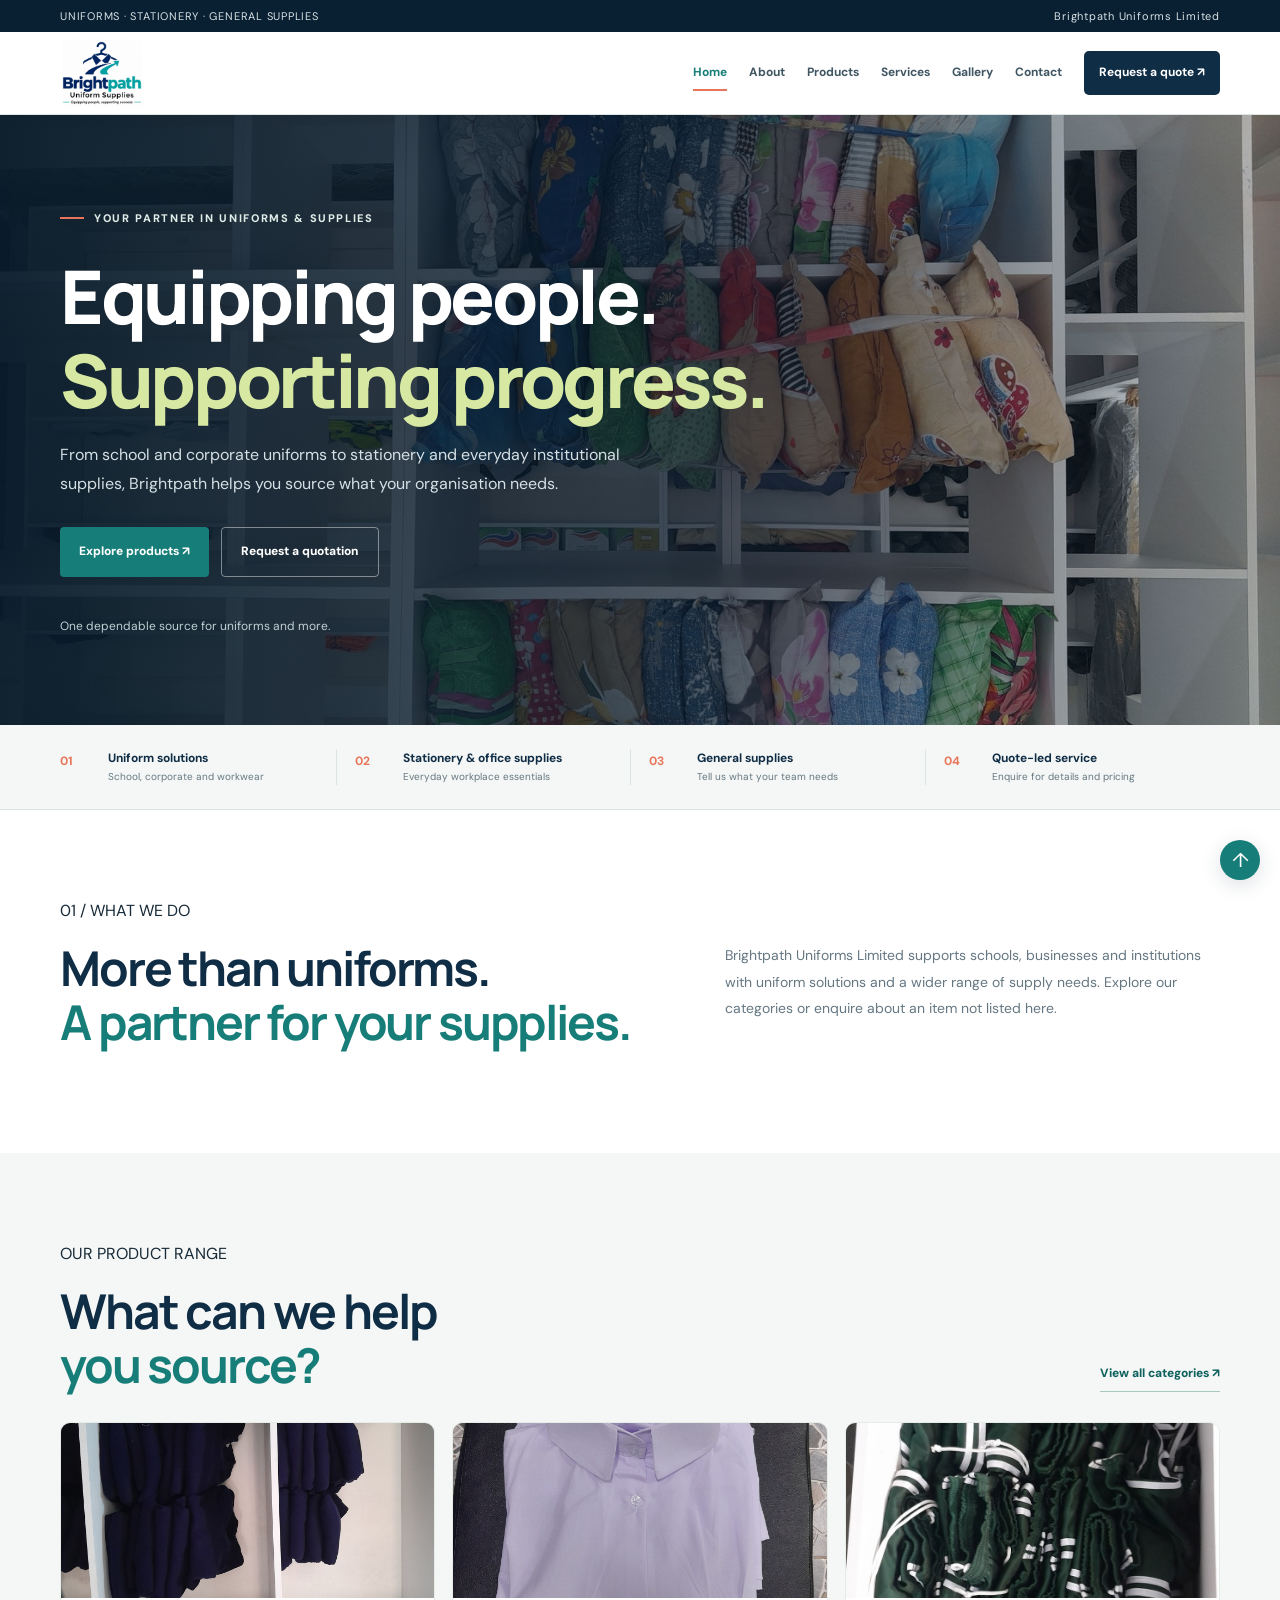
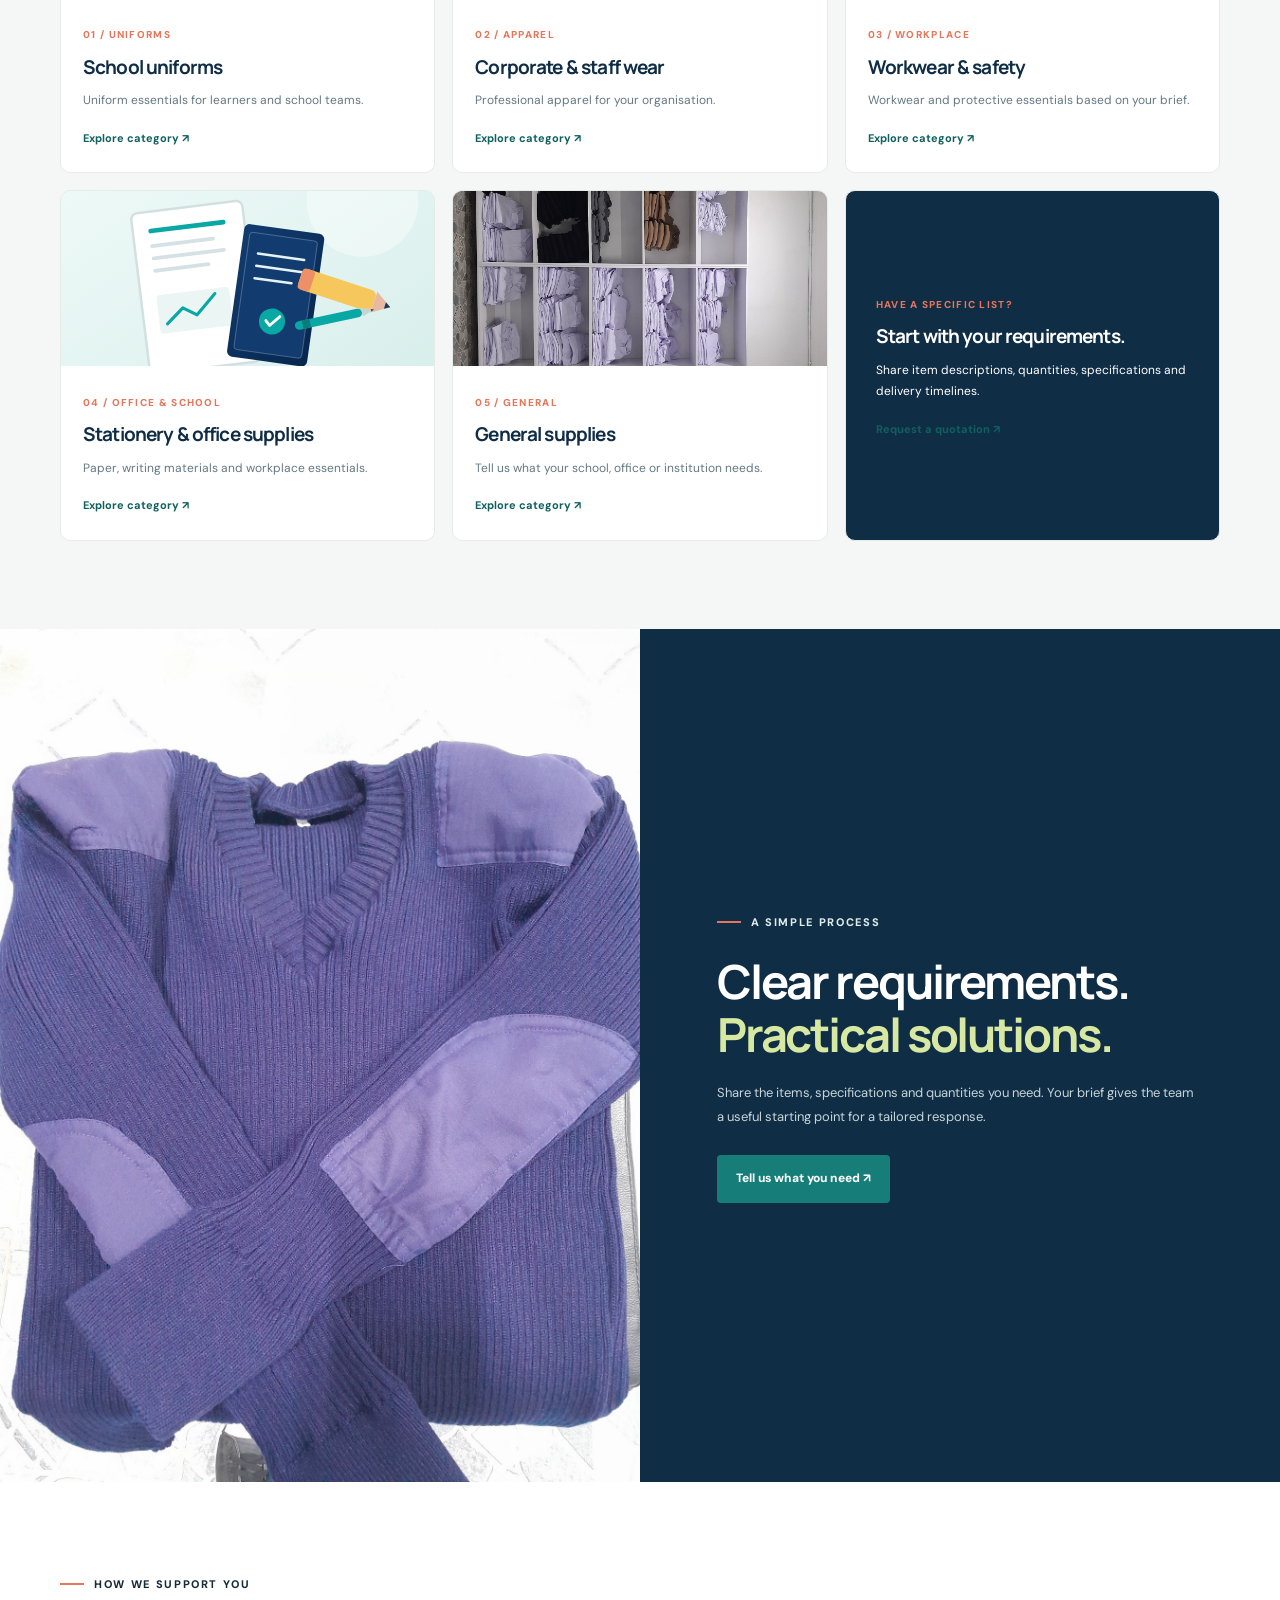
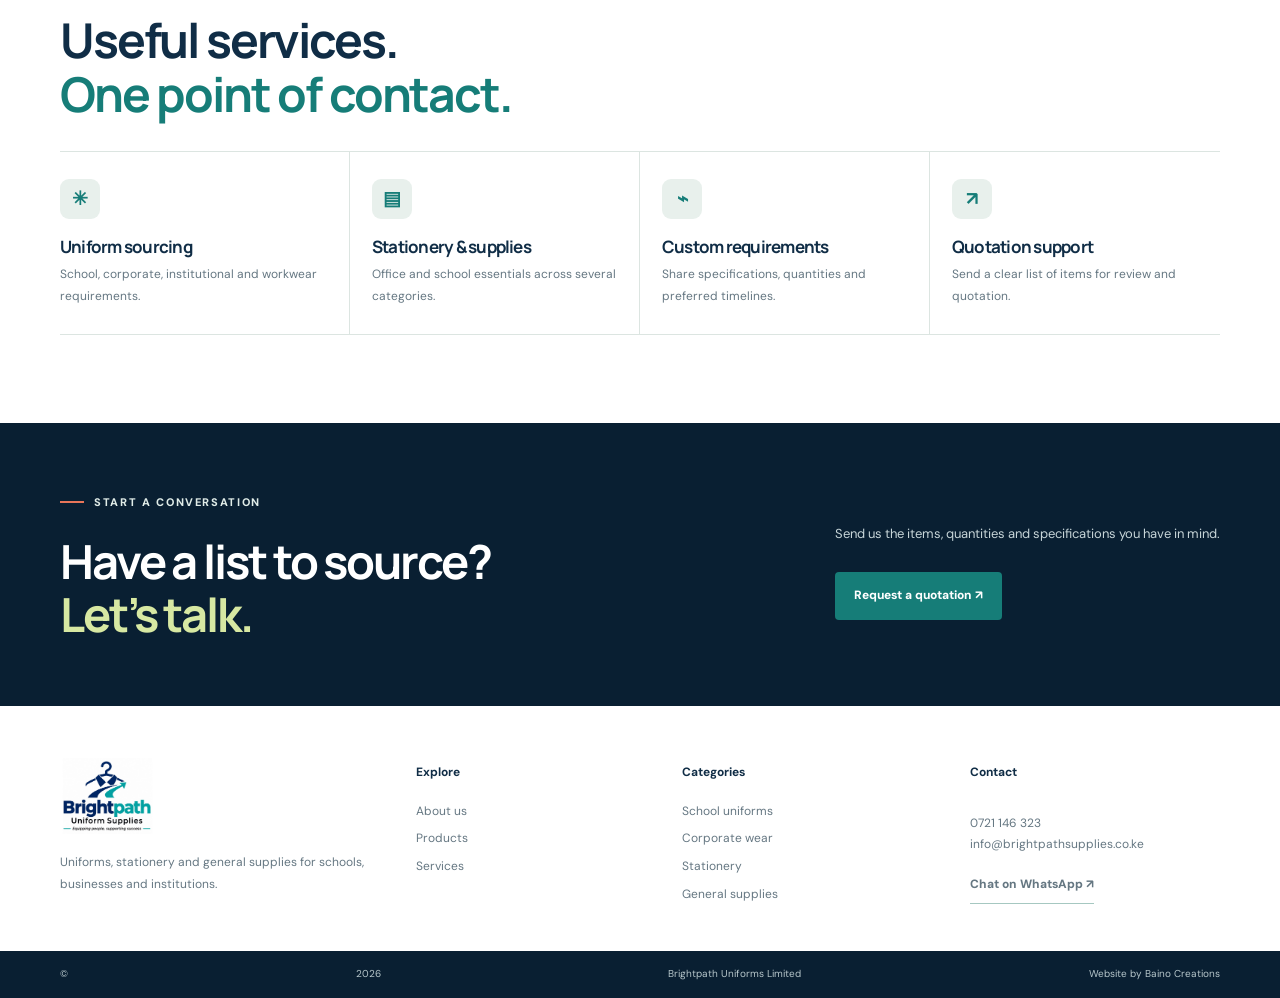
<file: index.html>
<!doctype html>
<html lang="en">
<head>
<meta charset="utf-8">
<meta name="viewport" content="width=device-width,initial-scale=1">
<meta name="description" content="Brightpath Uniforms Limited supplies uniforms, stationery and general supplies.">
<title>Home | Brightpath Uniforms Limited</title>

<link rel="preconnect" href="https://fonts.googleapis.com">
<link href="https://fonts.googleapis.com/css2?family=DM+Sans:wght@400;500;600;700&family=Manrope:wght@400;600;700;800&display=swap" rel="stylesheet">
<link rel="stylesheet" href="assets/css/styles.css">

<script>
if (window.location.pathname === "/index.html") {
    window.history.replaceState(null, "", "/");
}
</script>

<script src="assets/js/main.js" defer></script>
</head>

<body id="top">

<div class="announcement">
    <div class="container">
        UNIFORMS · STATIONERY · GENERAL SUPPLIES
        <span>Brightpath Uniforms Limited</span>
    </div>
</div>

<header class="header">
    <div class="container nav">
        <a class="brand" href="/" aria-label="Brightpath Uniform Supplies home">
            <img src="assets/images/brightpath-logo.jpg" alt="Brightpath Uniform Supplies">
        </a>

        <button class="menu-toggle" aria-label="Toggle navigation">☰</button>

        <nav>
            <a class="active" href="/">Home</a>
            <a href="about.html">About</a>
            <a href="products.html">Products</a>
            <a href="services.html">Services</a>
            <a href="gallery.html">Gallery</a>
            <a href="contact.html">Contact</a>
            <a class="nav-cta" href="quote.html">Request a quote ↗</a>
        </nav>
    </div>
</header>

<main>

<section class="hero">
    <div class="hero-photo" role="img" aria-label="A group representing school, medical, hospitality, corporate and industrial uniforms"></div>
    <div class="hero-overlay"></div>

    <div class="container hero-content">
        <label>YOUR PARTNER IN UNIFORMS & SUPPLIES</label>
        <h1>Equipping people.<br><em>Supporting progress.</em></h1>
        <p>From school and corporate uniforms to stationery and everyday institutional supplies, Brightpath helps you source what your organisation needs.</p>

        <div class="actions">
            <a class="button" href="products.html">Explore products ↗</a>
            <a class="button outline" href="quote.html">Request a quotation</a>
        </div>

        <small class="hero-foot">One dependable source for uniforms and more.</small>
    </div>
</section>

<section class="trust">
    <div class="container trust-grid">
        <div><b>01</b><strong>Uniform solutions</strong><small>School, corporate and workwear</small></div>
        <div><b>02</b><strong>Stationery & office supplies</strong><small>Everyday workplace essentials</small></div>
        <div><b>03</b><strong>General supplies</strong><small>Tell us what your team needs</small></div>
        <div><b>04</b><strong>Quote-led service</strong><small>Enquire for details and pricing</small></div>
    </div>
</section>

<section class="section">
    <div class="container intro">
        <div>
            <label>01 / WHAT WE DO</label>
            <h2>More than uniforms.<br><em>A partner for your supplies.</em></h2>
        </div>
        <p>Brightpath Uniforms Limited supports schools, businesses and institutions with uniform solutions and a wider range of supply needs. Explore our categories or enquire about an item not listed here.</p>
    </div>
</section>

<section class="section pale">
    <div class="container">
        <div class="section-title">
            <div>
                <label>OUR PRODUCT RANGE</label>
                <h2>What can we help<br><em>you source?</em></h2>
            </div>
            <a class="text-link" href="products.html">View all categories ↗</a>
        </div>

        <div class="cards">
            <a class="card" href="products.html#school">
                <img class="card-photo" src="assets/images/school-uniforms-card.jpg" alt="School Uniforms" loading="lazy">
                <div class="card-body">
                    <small>01 / UNIFORMS</small>
                    <h3>School uniforms</h3>
                    <p>Uniform essentials for learners and school teams.</p>
                    <b>Explore category ↗</b>
                </div>
            </a>

            <a class="card" href="products.html#corporate">
                <img class="card-photo" src="assets/images/corporate-wear-card.jpg" alt="Corporate Wear" loading="lazy">
                <div class="card-body">
                    <small>02 / APPAREL</small>
                    <h3>Corporate & staff wear</h3>
                    <p>Professional apparel for your organisation.</p>
                    <b>Explore category ↗</b>
                </div>
            </a>

            <a class="card" href="products.html#safety">
                <img class="card-photo" src="assets/images/workwear-safety-card.jpg" alt="Workwear Safety" loading="lazy">
                <div class="card-body">
                    <small>03 / WORKPLACE</small>
                    <h3>Workwear & safety</h3>
                    <p>Workwear and protective essentials based on your brief.</p>
                    <b>Explore category ↗</b>
                </div>
            </a>

            <a class="card" href="products.html#stationery">
                <img class="card-photo" src="assets/images/stationery-illustration.svg" alt="Stationery Supplies" loading="lazy">
                <div class="card-body">
                    <small>04 / OFFICE & SCHOOL</small>
                    <h3>Stationery & office supplies</h3>
                    <p>Paper, writing materials and workplace essentials.</p>
                    <b>Explore category ↗</b>
                </div>
            </a>

            <a class="card" href="products.html#general">
                <img class="card-photo" src="assets/images/general-supplies-card.jpg" alt="General Supplies" loading="lazy">
                <div class="card-body">
                    <small>05 / GENERAL</small>
                    <h3>General supplies</h3>
                    <p>Tell us what your school, office or institution needs.</p>
                    <b>Explore category ↗</b>
                </div>
            </a>

            <a class="card card-callout" href="quote.html">
                <div class="card-body">
                    <small>HAVE A SPECIFIC LIST?</small>
                    <h3>Start with your requirements.</h3>
                    <p>Share item descriptions, quantities, specifications and delivery timelines.</p>
                    <b>Request a quotation ↗</b>
                </div>
            </a>
        </div>
    </div>
</section>

<section class="feature">
    <img class="feature-photo" src="assets/images/uniform-fabric-detail.jpg" alt="Close-up of uniform fabric and professional supply materials" loading="lazy">
    <div class="feature-copy">
        <label>A SIMPLE PROCESS</label>
        <h2>Clear requirements.<br><em>Practical solutions.</em></h2>
        <p>Share the items, specifications and quantities you need. Your brief gives the team a useful starting point for a tailored response.</p>
        <a class="button" href="quote.html">Tell us what you need ↗</a>
    </div>
</section>

<section class="section">
    <div class="container">
        <label>HOW WE SUPPORT YOU</label>
        <h2>Useful services.<br><em>One point of contact.</em></h2>

        <div class="services">
            <article><b>✳</b><h3>Uniform sourcing</h3><p>School, corporate, institutional and workwear requirements.</p></article>
            <article><b>▤</b><h3>Stationery & supplies</h3><p>Office and school essentials across several categories.</p></article>
            <article><b>⌁</b><h3>Custom requirements</h3><p>Share specifications, quantities and preferred timelines.</p></article>
            <article><b>↗</b><h3>Quotation support</h3><p>Send a clear list of items for review and quotation.</p></article>
        </div>
    </div>
</section>

<section class="cta">
    <div class="container">
        <div>
            <label>START A CONVERSATION</label>
            <h2>Have a list to source?<br><em>Let’s talk.</em></h2>
        </div>
        <div>
            <p>Send us the items, quantities and specifications you have in mind.</p>
            <a class="button" href="quote.html">Request a quotation ↗</a>
        </div>
    </div>
</section>

</main>

<footer>
    <div class="container footer-grid">
        <div>
            <a class="brand footer-brand" href="/" aria-label="Brightpath Uniform Supplies home">
                <img src="assets/images/brightpath-logo.jpg" alt="Brightpath Uniform Supplies">
            </a>
            <p>Uniforms, stationery and general supplies for schools, businesses and institutions.</p>
        </div>

        <div>
            <h4>Explore</h4>
            <a href="about.html">About us</a>
            <a href="products.html">Products</a>
            <a href="services.html">Services</a>
        </div>

        <div>
            <h4>Categories</h4>
            <a href="products.html#school">School uniforms</a>
            <a href="products.html#corporate">Corporate wear</a>
            <a href="products.html#stationery">Stationery</a>
            <a href="products.html#general">General supplies</a>
        </div>

        <div>
            <h4>Contact</h4>
            <p>
                <a href="tel:+254721146323">0721 146 323</a><br>
                <a href="mailto:info@brightpathsupplies.co.ke">info@brightpathsupplies.co.ke</a>
            </p>
            <a class="text-link" href="https://wa.me/254721146323" target="_blank" rel="noopener">Chat on WhatsApp ↗</a>
        </div>
    </div>

    <div class="copyright">
        <div class="container">
            © <span data-year></span> Brightpath Uniforms Limited
            <span>Website by Baino Creations</span>
        </div>
    </div>
</footer>

<a class="top" href="#top" aria-label="Back to top">↑</a>

</body>
</html>
</file>
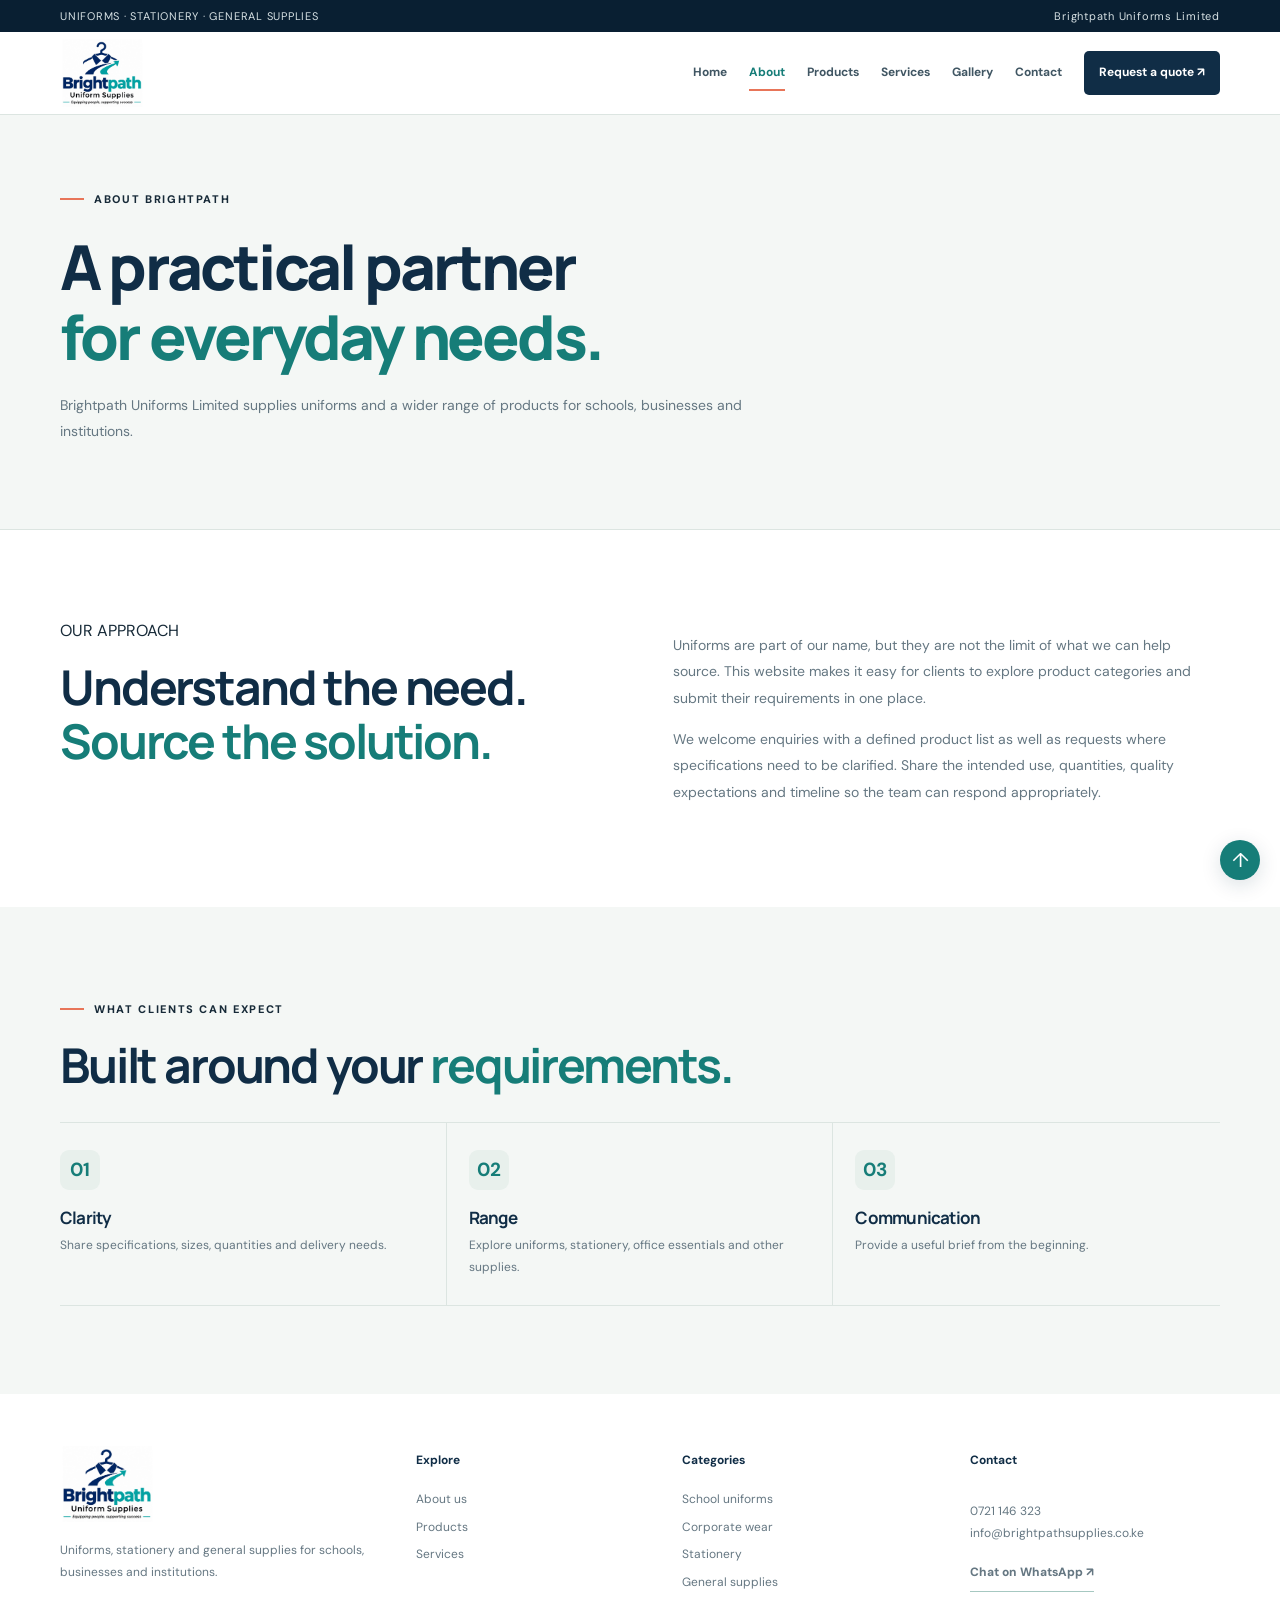
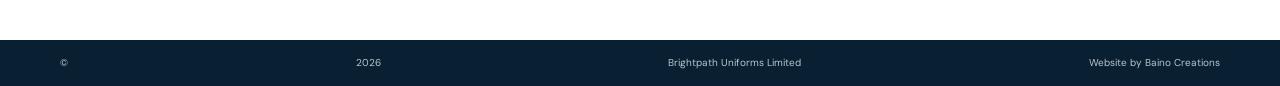
<file: about.html>
<!doctype html><html lang="en"><head><meta charset="utf-8"><meta name="viewport" content="width=device-width,initial-scale=1"><meta name="description" content="Brightpath Uniforms Limited supplies uniforms, stationery and general supplies."><title>About | Brightpath Uniforms Limited</title><link rel="preconnect" href="https://fonts.googleapis.com"><link href="https://fonts.googleapis.com/css2?family=DM+Sans:wght@400;500;600;700&family=Manrope:wght@400;600;700;800&display=swap" rel="stylesheet"><link rel="stylesheet" href="assets/css/styles.css"><script src="assets/js/main.js" defer></script></head><body id="top"><div class="announcement"><div class="container">UNIFORMS · STATIONERY · GENERAL SUPPLIES <span>Brightpath Uniforms Limited</span></div></div>
<header class="header"><div class="container nav"><a class="brand" href="index.html" aria-label="Brightpath Uniform Supplies home"><img src="assets/images/brightpath-logo.jpg" alt="Brightpath Uniform Supplies" /></a><button class="menu-toggle" aria-label="Toggle navigation">☰</button><nav>
<a href="index.html">Home</a><a class="active" href="about.html">About</a><a href="products.html">Products</a><a href="services.html">Services</a><a href="gallery.html">Gallery</a><a href="contact.html">Contact</a><a class="nav-cta" href="quote.html">Request a quote ↗</a>
</nav></div></header><main><section class="page-hero"><div class="container"><label>ABOUT BRIGHTPATH</label><h1>A practical partner<br><em>for everyday needs.</em></h1><p>Brightpath Uniforms Limited supplies uniforms and a wider range of products for schools, businesses and institutions.</p></div></section><section class="section"><div class="container two-col"><div><label>OUR APPROACH</label><h2>Understand the need.<br><em>Source the solution.</em></h2></div><div><p>Uniforms are part of our name, but they are not the limit of what we can help source. This website makes it easy for clients to explore product categories and submit their requirements in one place.</p><p>We welcome enquiries with a defined product list as well as requests where specifications need to be clarified. Share the intended use, quantities, quality expectations and timeline so the team can respond appropriately.</p></div></div></section><section class="section pale"><div class="container"><label>WHAT CLIENTS CAN EXPECT</label><h2>Built around your <em>requirements.</em></h2><div class="services three"><article><b>01</b><h3>Clarity</h3><p>Share specifications, sizes, quantities and delivery needs.</p></article><article><b>02</b><h3>Range</h3><p>Explore uniforms, stationery, office essentials and other supplies.</p></article><article><b>03</b><h3>Communication</h3><p>Provide a useful brief from the beginning.</p></article></div></div></section></main><footer><div class="container footer-grid"><div><a class="brand footer-brand" href="index.html" aria-label="Brightpath Uniform Supplies home"><img src="assets/images/brightpath-logo.jpg" alt="Brightpath Uniform Supplies" /></a><p>Uniforms, stationery and general supplies for schools, businesses and institutions.</p></div><div><h4>Explore</h4><a href="about.html">About us</a><a href="products.html">Products</a><a href="services.html">Services</a></div><div><h4>Categories</h4><a href="products.html#school">School uniforms</a><a href="products.html#corporate">Corporate wear</a><a href="products.html#stationery">Stationery</a><a href="products.html#general">General supplies</a></div><div><h4>Contact</h4><p><a href="tel:+254721146323">0721 146 323</a><br><a href="mailto:info@brightpathsupplies.co.ke">info@brightpathsupplies.co.ke</a></p><a class="text-link" href="https://wa.me/254721146323" target="_blank" rel="noopener">Chat on WhatsApp ↗</a></div></div><div class="copyright"><div class="container">© <span data-year></span> Brightpath Uniforms Limited <span>Website by Baino Creations</span></div></div></footer><a class="top" href="#top" aria-label="Back to top">↑</a></body></html>
</file>
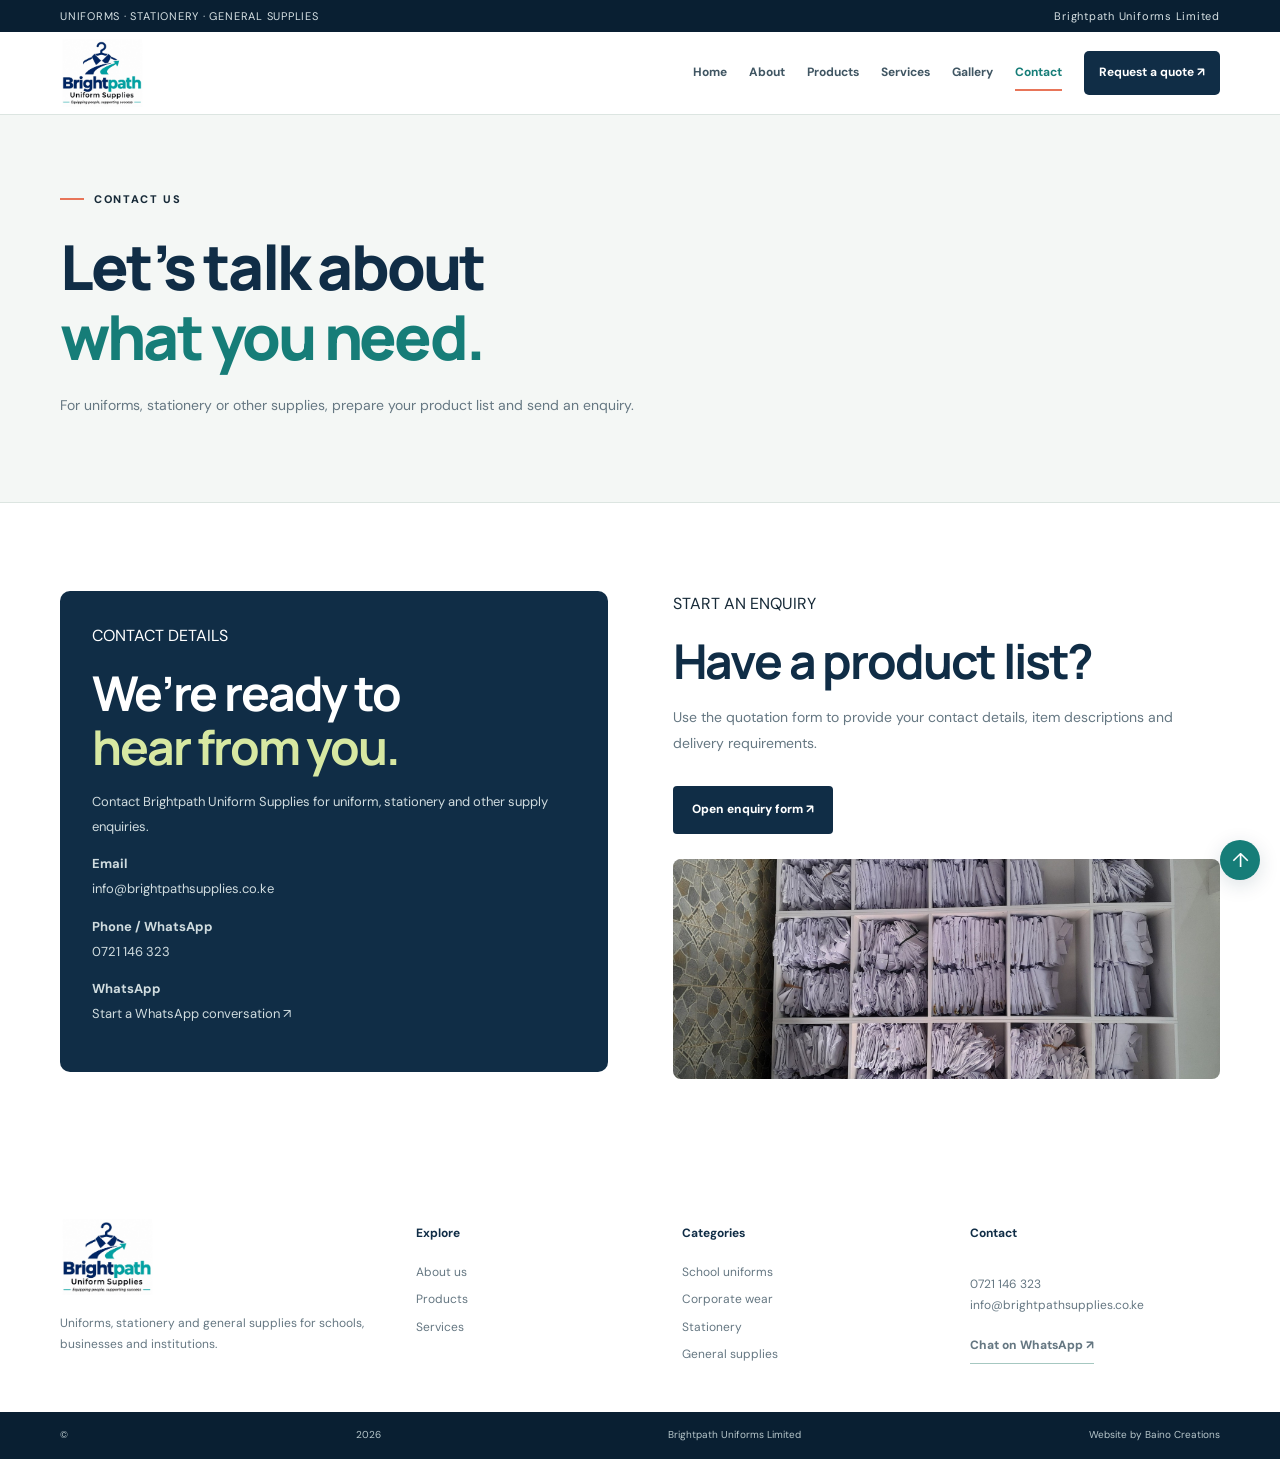
<file: contact.html>
<!doctype html><html lang="en"><head><meta charset="utf-8"><meta name="viewport" content="width=device-width,initial-scale=1"><meta name="description" content="Brightpath Uniforms Limited supplies uniforms, stationery and general supplies."><title>Contact | Brightpath Uniforms Limited</title><link rel="preconnect" href="https://fonts.googleapis.com"><link href="https://fonts.googleapis.com/css2?family=DM+Sans:wght@400;500;600;700&family=Manrope:wght@400;600;700;800&display=swap" rel="stylesheet"><link rel="stylesheet" href="assets/css/styles.css"><script src="assets/js/main.js" defer></script></head><body id="top"><div class="announcement"><div class="container">UNIFORMS · STATIONERY · GENERAL SUPPLIES <span>Brightpath Uniforms Limited</span></div></div>
<header class="header"><div class="container nav"><a class="brand" href="index.html" aria-label="Brightpath Uniform Supplies home"><img src="assets/images/brightpath-logo.jpg" alt="Brightpath Uniform Supplies" /></a><button class="menu-toggle" aria-label="Toggle navigation">☰</button><nav>
<a href="index.html">Home</a><a href="about.html">About</a><a href="products.html">Products</a><a href="services.html">Services</a><a href="gallery.html">Gallery</a><a class="active" href="contact.html">Contact</a><a class="nav-cta" href="quote.html">Request a quote ↗</a>
</nav></div></header><main><section class="page-hero"><div class="container"><label>CONTACT US</label><h1>Let’s talk about<br><em>what you need.</em></h1><p>For uniforms, stationery or other supplies, prepare your product list and send an enquiry.</p></div></section><section class="section"><div class="container two-col"><div class="dark-panel"><label>CONTACT DETAILS</label><h2>We’re ready to<br><em>hear from you.</em></h2><p>Contact Brightpath Uniform Supplies for uniform, stationery and other supply enquiries.</p><p><b>Email</b><br><a href="mailto:info@brightpathsupplies.co.ke">info@brightpathsupplies.co.ke</a></p><p><b>Phone / WhatsApp</b><br><a href="tel:+254721146323">0721 146 323</a></p><p><b>WhatsApp</b><br><a href="https://wa.me/254721146323" target="_blank" rel="noopener">Start a WhatsApp conversation ↗</a></p></div><div><label>START AN ENQUIRY</label><h2>Have a product list?</h2><p>Use the quotation form to provide your contact details, item descriptions and delivery requirements.</p><a class="button dark-button" href="quote.html">Open enquiry form ↗</a><img class="map-image" src="assets/images/contact-location.jpg" alt="Uniform stock and supplies" loading="lazy"></div></div></section></main><footer><div class="container footer-grid"><div><a class="brand footer-brand" href="index.html" aria-label="Brightpath Uniform Supplies home"><img src="assets/images/brightpath-logo.jpg" alt="Brightpath Uniform Supplies" /></a><p>Uniforms, stationery and general supplies for schools, businesses and institutions.</p></div><div><h4>Explore</h4><a href="about.html">About us</a><a href="products.html">Products</a><a href="services.html">Services</a></div><div><h4>Categories</h4><a href="products.html#school">School uniforms</a><a href="products.html#corporate">Corporate wear</a><a href="products.html#stationery">Stationery</a><a href="products.html#general">General supplies</a></div><div><h4>Contact</h4><p><a href="tel:+254721146323">0721 146 323</a><br><a href="mailto:info@brightpathsupplies.co.ke">info@brightpathsupplies.co.ke</a></p><a class="text-link" href="https://wa.me/254721146323" target="_blank" rel="noopener">Chat on WhatsApp ↗</a></div></div><div class="copyright"><div class="container">© <span data-year></span> Brightpath Uniforms Limited <span>Website by Baino Creations</span></div></div></footer><a class="top" href="#top" aria-label="Back to top">↑</a></body></html>
</file>
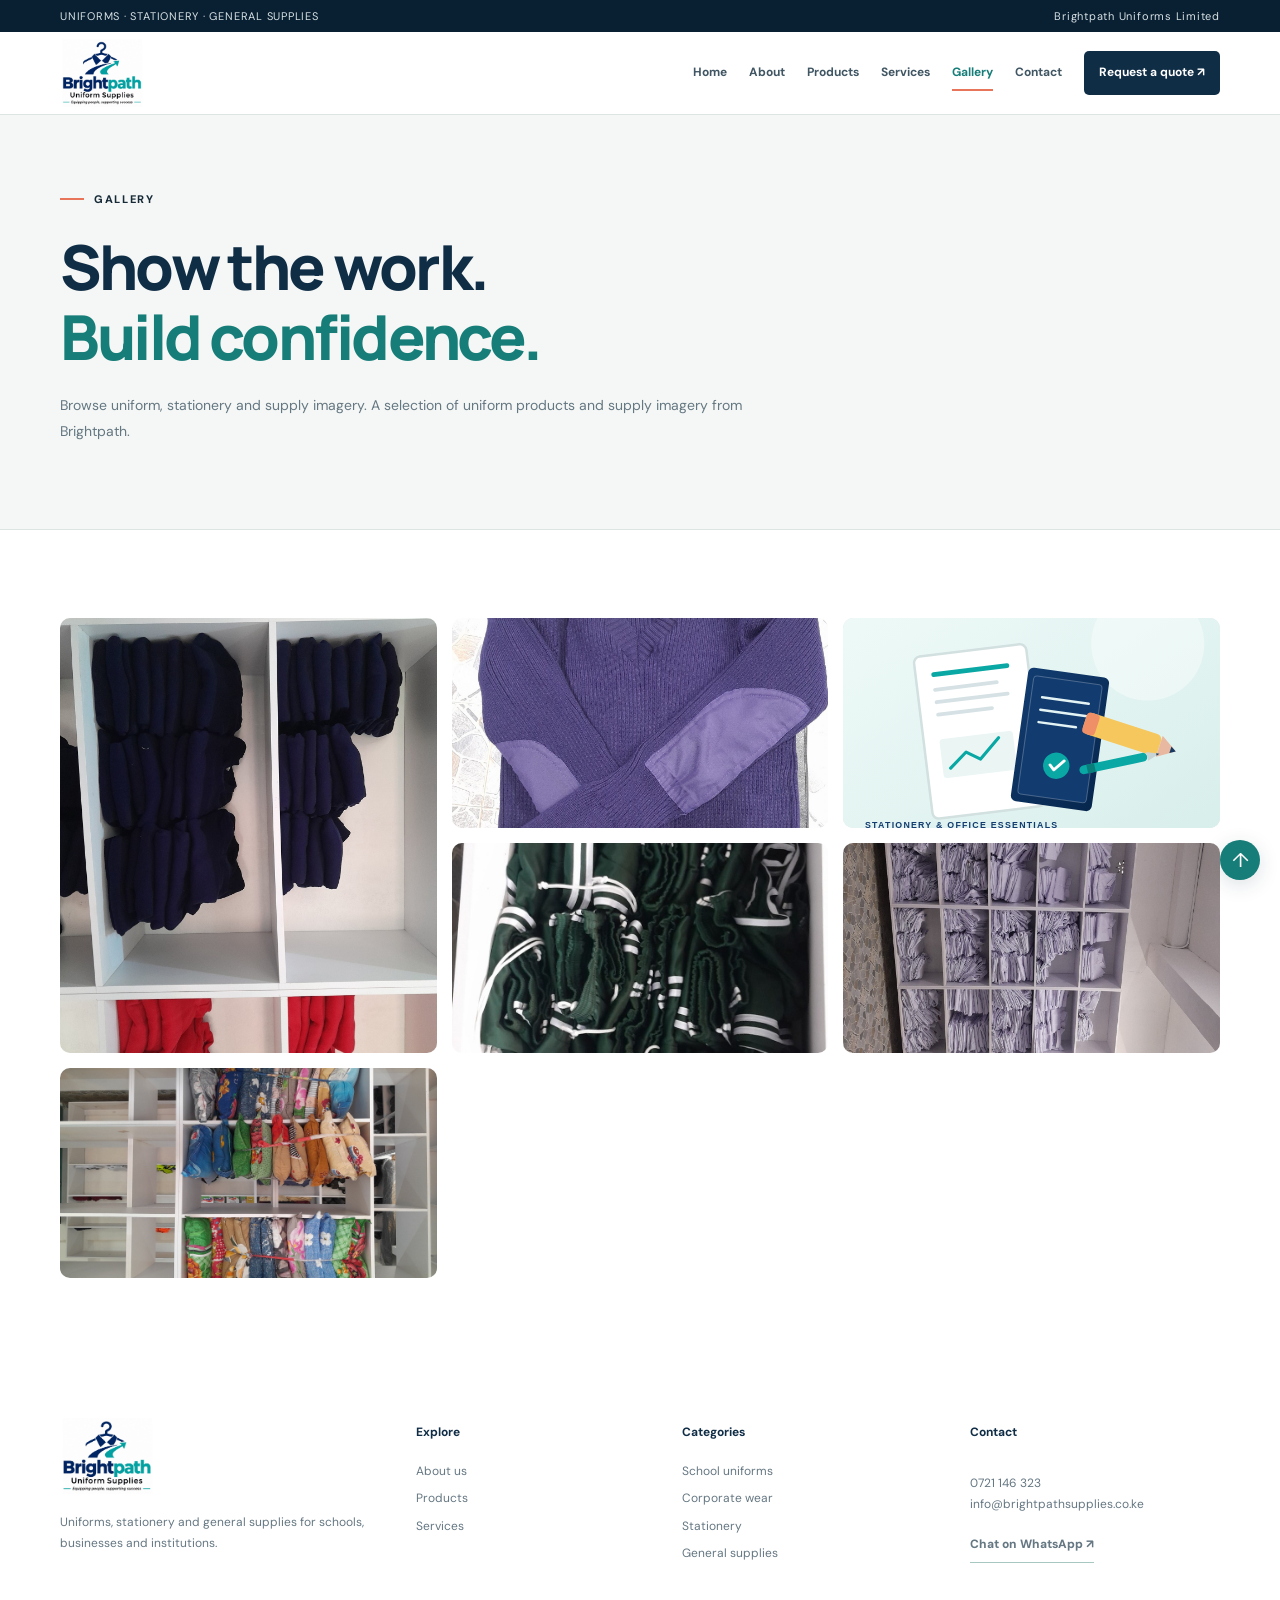
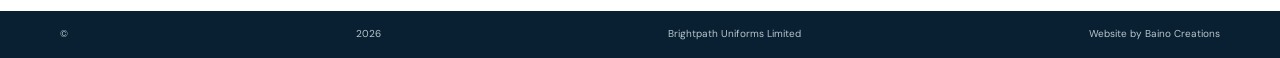
<file: gallery.html>
<!doctype html><html lang="en"><head><meta charset="utf-8"><meta name="viewport" content="width=device-width,initial-scale=1"><meta name="description" content="Brightpath Uniforms Limited supplies uniforms, stationery and general supplies."><title>Gallery | Brightpath Uniforms Limited</title><link rel="preconnect" href="https://fonts.googleapis.com"><link href="https://fonts.googleapis.com/css2?family=DM+Sans:wght@400;500;600;700&family=Manrope:wght@400;600;700;800&display=swap" rel="stylesheet"><link rel="stylesheet" href="assets/css/styles.css"><script src="assets/js/main.js" defer></script></head><body id="top"><div class="announcement"><div class="container">UNIFORMS · STATIONERY · GENERAL SUPPLIES <span>Brightpath Uniforms Limited</span></div></div>
<header class="header"><div class="container nav"><a class="brand" href="index.html" aria-label="Brightpath Uniform Supplies home"><img src="assets/images/brightpath-logo.jpg" alt="Brightpath Uniform Supplies" /></a><button class="menu-toggle" aria-label="Toggle navigation">☰</button><nav>
<a href="index.html">Home</a><a href="about.html">About</a><a href="products.html">Products</a><a href="services.html">Services</a><a class="active" href="gallery.html">Gallery</a><a href="contact.html">Contact</a><a class="nav-cta" href="quote.html">Request a quote ↗</a>
</nav></div></header><main><section class="page-hero"><div class="container"><label>GALLERY</label><h1>Show the work.<br><em>Build confidence.</em></h1><p>Browse uniform, stationery and supply imagery. A selection of uniform products and supply imagery from Brightpath.</p></div></section><section class="section"><div class="container gallery"><img class="gallery-image" src="assets/images/gallery-school-uniforms.jpg" alt="School uniforms" loading="lazy"><img class="gallery-image" src="assets/images/gallery-corporate-wear.jpg" alt="Corporate wear" loading="lazy"><img class="gallery-image" src="assets/images/stationery-illustration.svg" alt="Stationery supplies" loading="lazy"><img class="gallery-image" src="assets/images/gallery-workwear-safety.jpg" alt="Workwear & safety" loading="lazy"><img class="gallery-image" src="assets/images/gallery-supply-preparation.jpg" alt="Supply preparation" loading="lazy"><img class="gallery-image" src="assets/images/gallery-branded-items.jpg" alt="Branded items" loading="lazy"></div></section></main><footer><div class="container footer-grid"><div><a class="brand footer-brand" href="index.html" aria-label="Brightpath Uniform Supplies home"><img src="assets/images/brightpath-logo.jpg" alt="Brightpath Uniform Supplies" /></a><p>Uniforms, stationery and general supplies for schools, businesses and institutions.</p></div><div><h4>Explore</h4><a href="about.html">About us</a><a href="products.html">Products</a><a href="services.html">Services</a></div><div><h4>Categories</h4><a href="products.html#school">School uniforms</a><a href="products.html#corporate">Corporate wear</a><a href="products.html#stationery">Stationery</a><a href="products.html#general">General supplies</a></div><div><h4>Contact</h4><p><a href="tel:+254721146323">0721 146 323</a><br><a href="mailto:info@brightpathsupplies.co.ke">info@brightpathsupplies.co.ke</a></p><a class="text-link" href="https://wa.me/254721146323" target="_blank" rel="noopener">Chat on WhatsApp ↗</a></div></div><div class="copyright"><div class="container">© <span data-year></span> Brightpath Uniforms Limited <span>Website by Baino Creations</span></div></div></footer><a class="top" href="#top" aria-label="Back to top">↑</a></body></html>
</file>
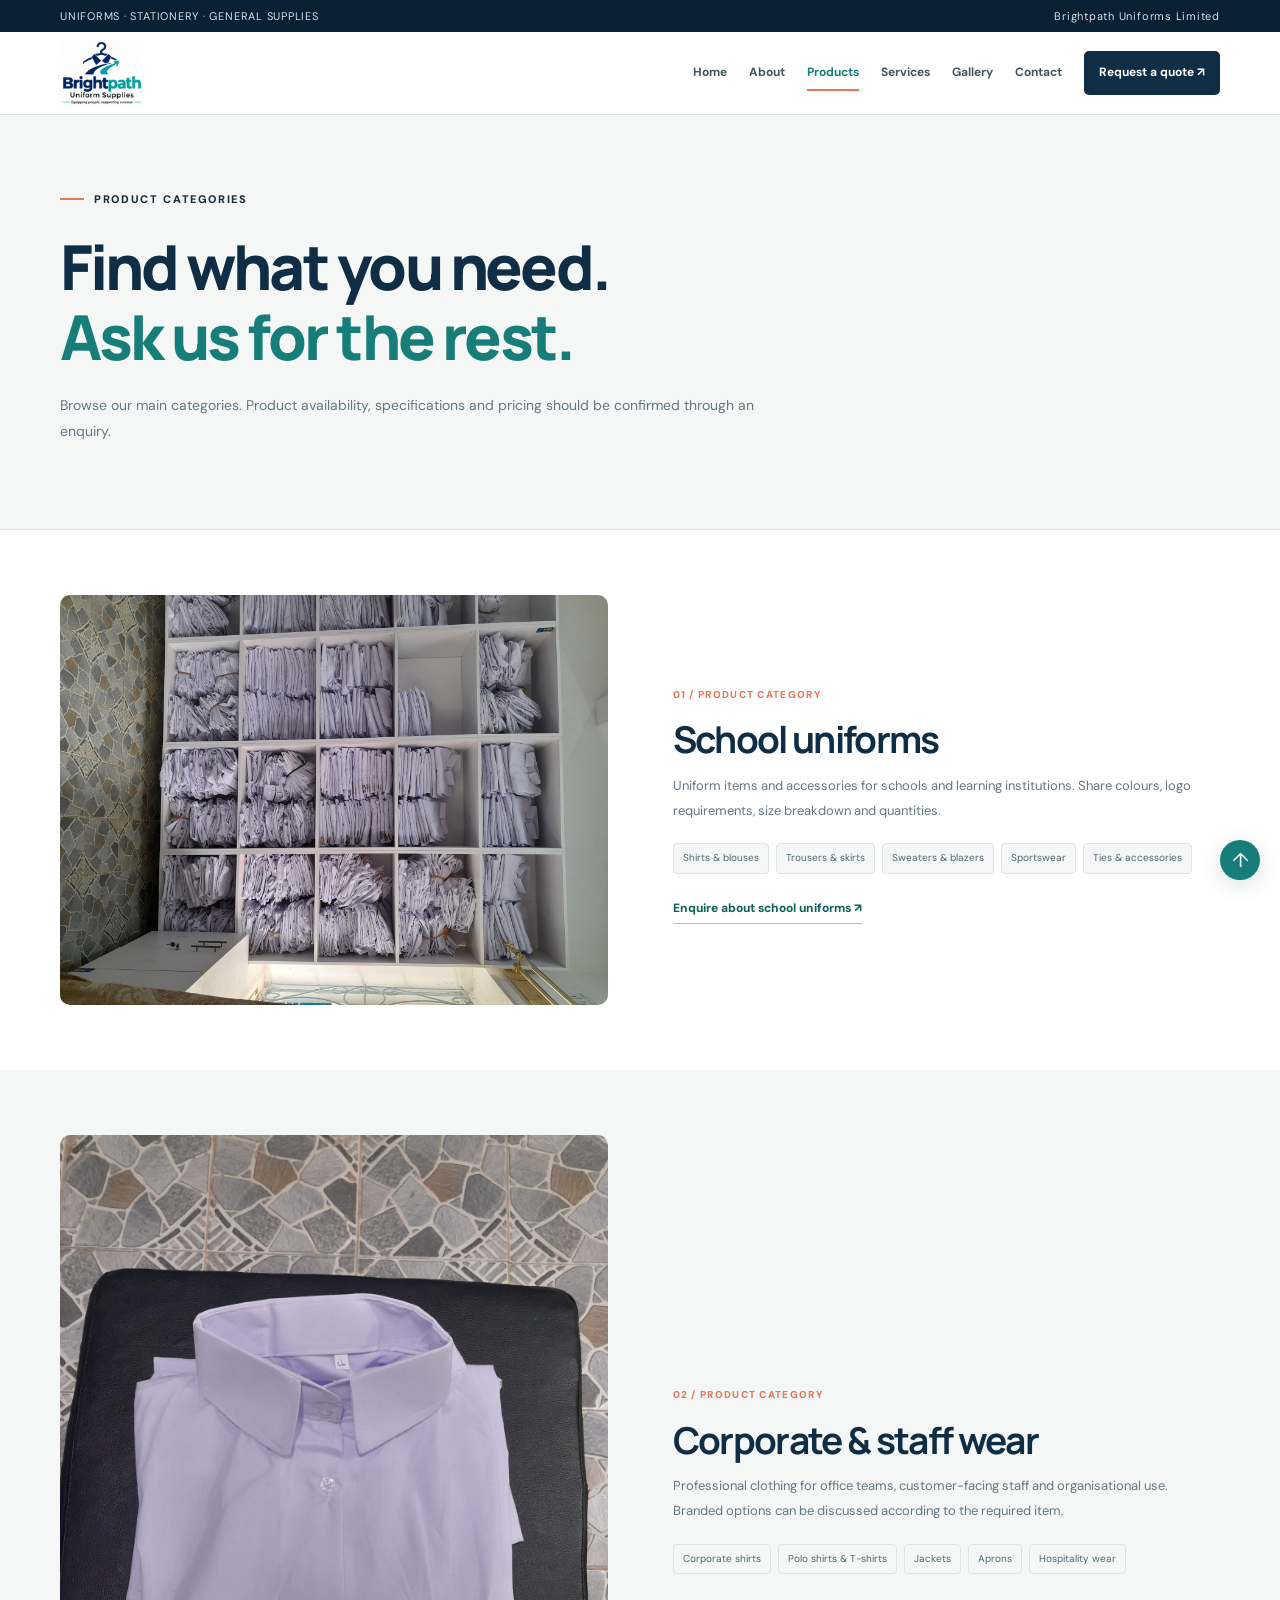
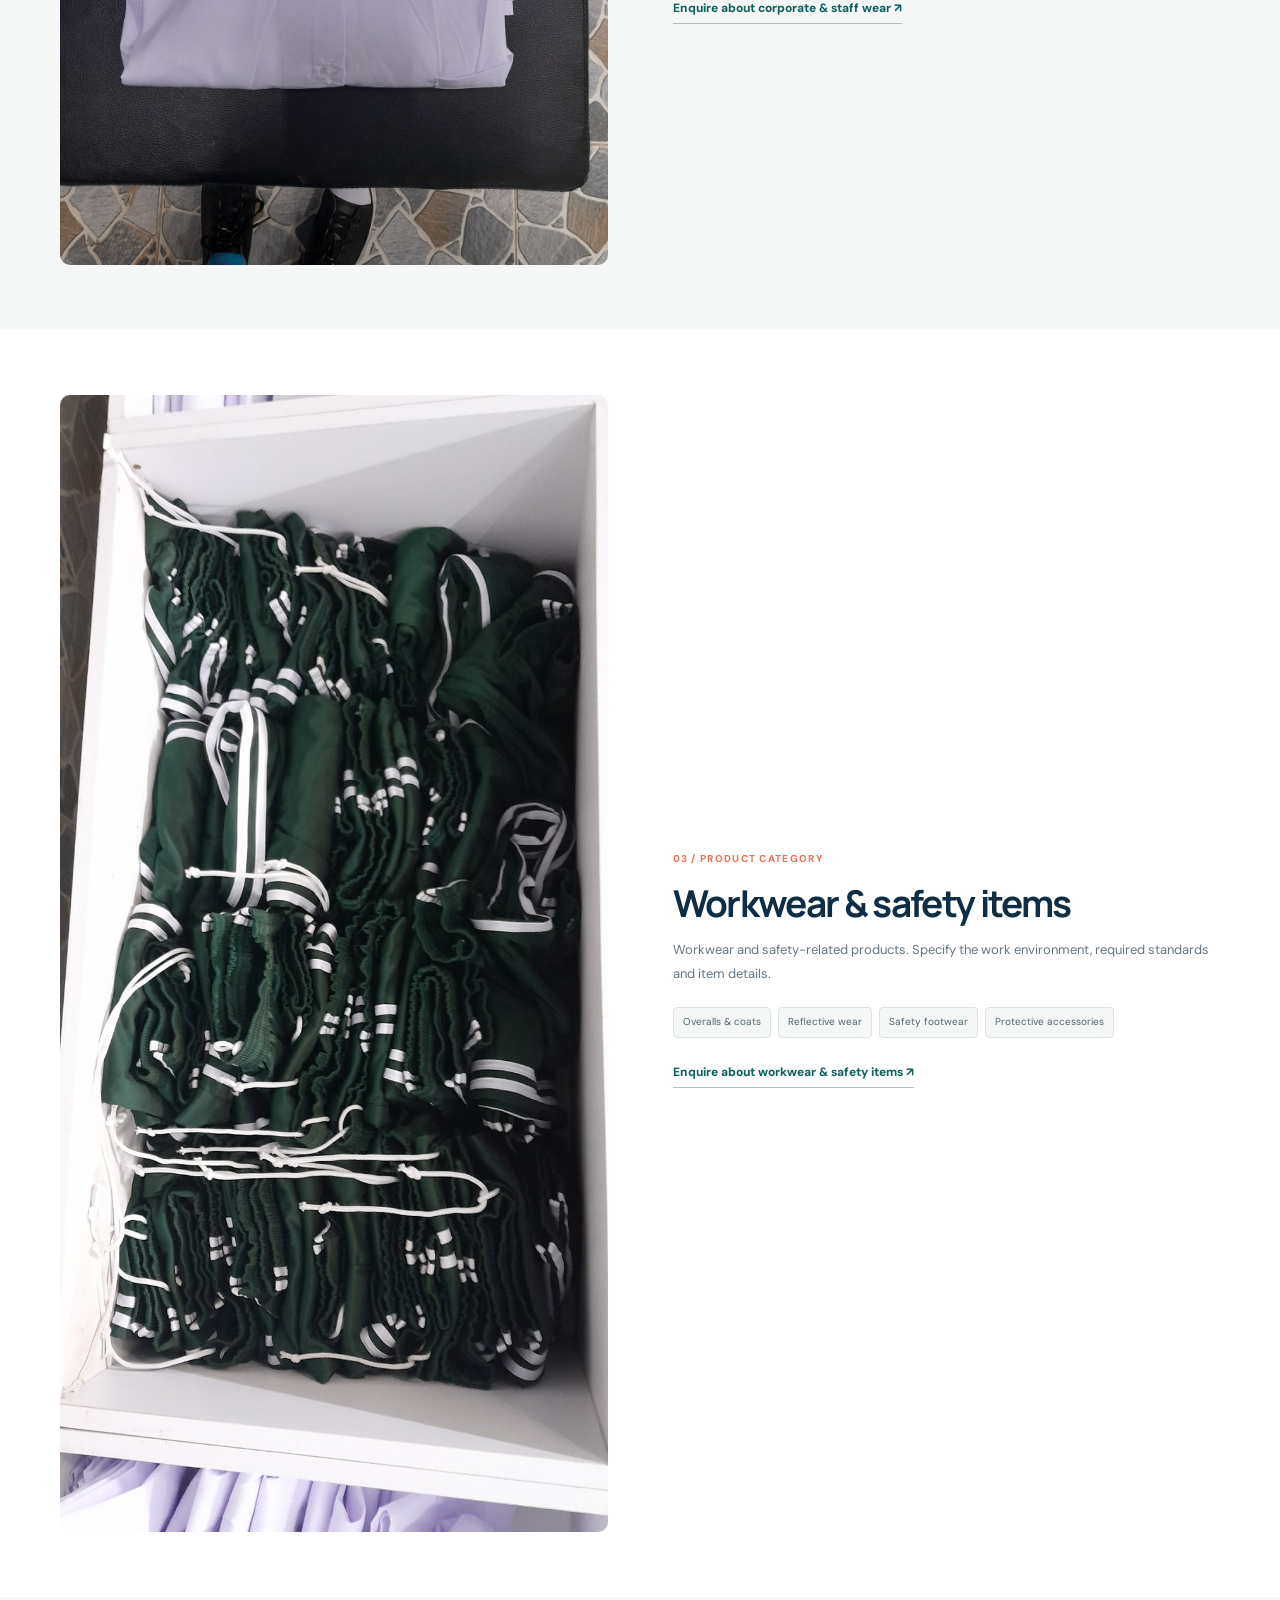
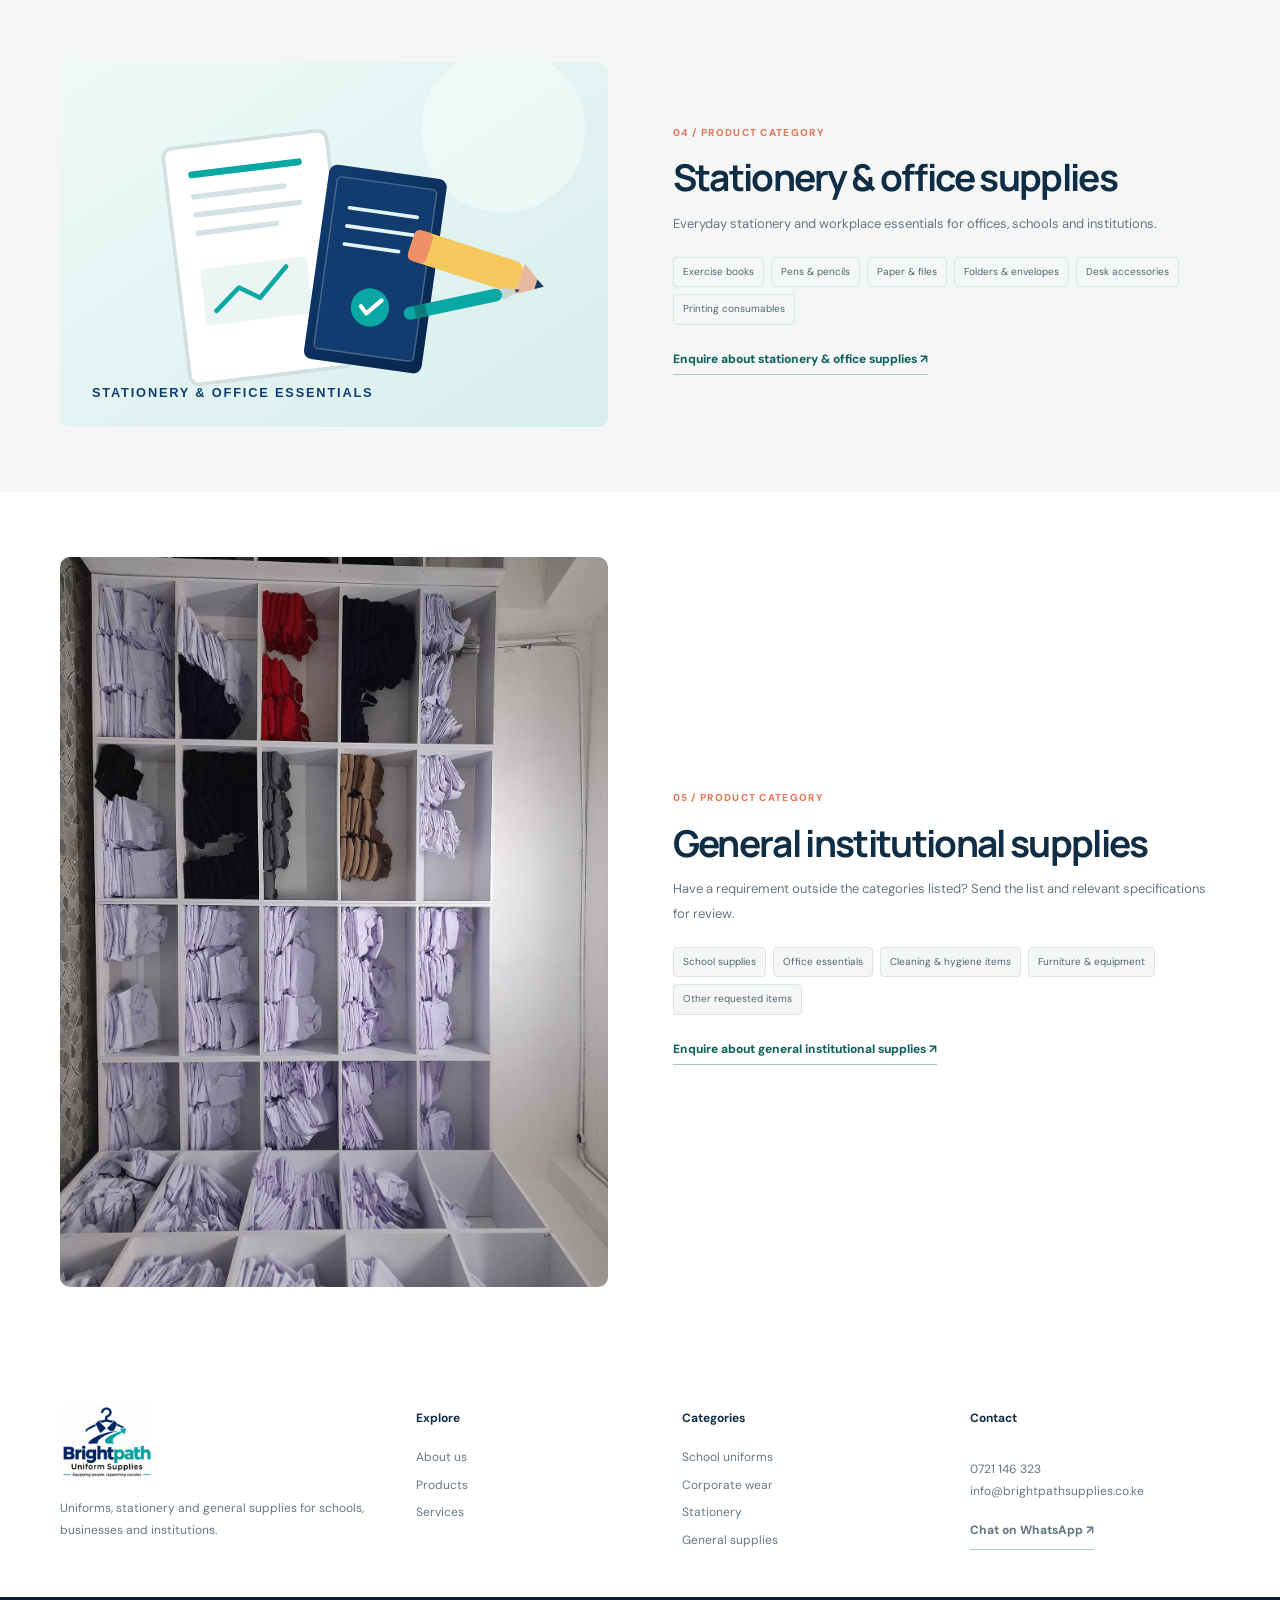
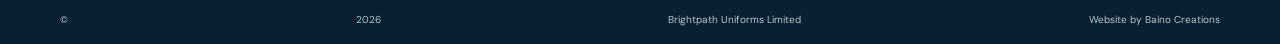
<file: products.html>
<!doctype html><html lang="en"><head><meta charset="utf-8"><meta name="viewport" content="width=device-width,initial-scale=1"><meta name="description" content="Brightpath Uniforms Limited supplies uniforms, stationery and general supplies."><title>Products | Brightpath Uniforms Limited</title><link rel="preconnect" href="https://fonts.googleapis.com"><link href="https://fonts.googleapis.com/css2?family=DM+Sans:wght@400;500;600;700&family=Manrope:wght@400;600;700;800&display=swap" rel="stylesheet"><link rel="stylesheet" href="assets/css/styles.css"><script src="assets/js/main.js" defer></script></head><body id="top"><div class="announcement"><div class="container">UNIFORMS · STATIONERY · GENERAL SUPPLIES <span>Brightpath Uniforms Limited</span></div></div>
<header class="header"><div class="container nav"><a class="brand" href="index.html" aria-label="Brightpath Uniform Supplies home"><img src="assets/images/brightpath-logo.jpg" alt="Brightpath Uniform Supplies" /></a><button class="menu-toggle" aria-label="Toggle navigation">☰</button><nav>
<a href="index.html">Home</a><a href="about.html">About</a><a class="active" href="products.html">Products</a><a href="services.html">Services</a><a href="gallery.html">Gallery</a><a href="contact.html">Contact</a><a class="nav-cta" href="quote.html">Request a quote ↗</a>
</nav></div></header><main><section class="page-hero"><div class="container"><label>PRODUCT CATEGORIES</label><h1>Find what you need.<br><em>Ask us for the rest.</em></h1><p>Browse our main categories. Product availability, specifications and pricing should be confirmed through an enquiry.</p></div></section><section class="category " id="school"><div class="container category-grid"><img class="category-photo" src="assets/images/school-uniforms.jpg" alt="School uniforms" loading="lazy"><div><small class="index">01 / PRODUCT CATEGORY</small><h2>School uniforms</h2><p>Uniform items and accessories for schools and learning institutions. Share colours, logo requirements, size breakdown and quantities.</p><div class="tags"><span>Shirts & blouses</span><span>Trousers & skirts</span><span>Sweaters & blazers</span><span>Sportswear</span><span>Ties & accessories</span></div><a class="text-link" href="quote.html?category=School%20uniforms">Enquire about school uniforms ↗</a></div></div></section><section class="category pale" id="corporate"><div class="container category-grid"><img class="category-photo" src="assets/images/corporate-staff-wear.jpg" alt="Corporate and staff wear" loading="lazy"><div><small class="index">02 / PRODUCT CATEGORY</small><h2>Corporate & staff wear</h2><p>Professional clothing for office teams, customer-facing staff and organisational use. Branded options can be discussed according to the required item.</p><div class="tags"><span>Corporate shirts</span><span>Polo shirts & T-shirts</span><span>Jackets</span><span>Aprons</span><span>Hospitality wear</span></div><a class="text-link" href="quote.html?category=Corporate%20&%20staff%20wear">Enquire about corporate & staff wear ↗</a></div></div></section><section class="category " id="safety"><div class="container category-grid"><img class="category-photo" src="assets/images/workwear-safety.jpg" alt="Workwear and safety items" loading="lazy"><div><small class="index">03 / PRODUCT CATEGORY</small><h2>Workwear & safety items</h2><p>Workwear and safety-related products. Specify the work environment, required standards and item details.</p><div class="tags"><span>Overalls & coats</span><span>Reflective wear</span><span>Safety footwear</span><span>Protective accessories</span></div><a class="text-link" href="quote.html?category=Workwear%20&%20safety%20items">Enquire about workwear & safety items ↗</a></div></div></section><section class="category pale" id="stationery"><div class="container category-grid"><img class="category-photo" src="assets/images/stationery-illustration.svg" alt="Stationery and office supplies" loading="lazy"><div><small class="index">04 / PRODUCT CATEGORY</small><h2>Stationery & office supplies</h2><p>Everyday stationery and workplace essentials for offices, schools and institutions.</p><div class="tags"><span>Exercise books</span><span>Pens & pencils</span><span>Paper & files</span><span>Folders & envelopes</span><span>Desk accessories</span><span>Printing consumables</span></div><a class="text-link" href="quote.html?category=Stationery%20&%20office%20supplies">Enquire about stationery & office supplies ↗</a></div></div></section><section class="category " id="general"><div class="container category-grid"><img class="category-photo" src="assets/images/general-institutional-supplies.jpg" alt="General institutional supplies" loading="lazy"><div><small class="index">05 / PRODUCT CATEGORY</small><h2>General institutional supplies</h2><p>Have a requirement outside the categories listed? Send the list and relevant specifications for review.</p><div class="tags"><span>School supplies</span><span>Office essentials</span><span>Cleaning & hygiene items</span><span>Furniture & equipment</span><span>Other requested items</span></div><a class="text-link" href="quote.html?category=General%20institutional%20supplies">Enquire about general institutional supplies ↗</a></div></div></section></main><footer><div class="container footer-grid"><div><a class="brand footer-brand" href="index.html" aria-label="Brightpath Uniform Supplies home"><img src="assets/images/brightpath-logo.jpg" alt="Brightpath Uniform Supplies" /></a><p>Uniforms, stationery and general supplies for schools, businesses and institutions.</p></div><div><h4>Explore</h4><a href="about.html">About us</a><a href="products.html">Products</a><a href="services.html">Services</a></div><div><h4>Categories</h4><a href="products.html#school">School uniforms</a><a href="products.html#corporate">Corporate wear</a><a href="products.html#stationery">Stationery</a><a href="products.html#general">General supplies</a></div><div><h4>Contact</h4><p><a href="tel:+254721146323">0721 146 323</a><br><a href="mailto:info@brightpathsupplies.co.ke">info@brightpathsupplies.co.ke</a></p><a class="text-link" href="https://wa.me/254721146323" target="_blank" rel="noopener">Chat on WhatsApp ↗</a></div></div><div class="copyright"><div class="container">© <span data-year></span> Brightpath Uniforms Limited <span>Website by Baino Creations</span></div></div></footer><a class="top" href="#top" aria-label="Back to top">↑</a></body></html>
</file>
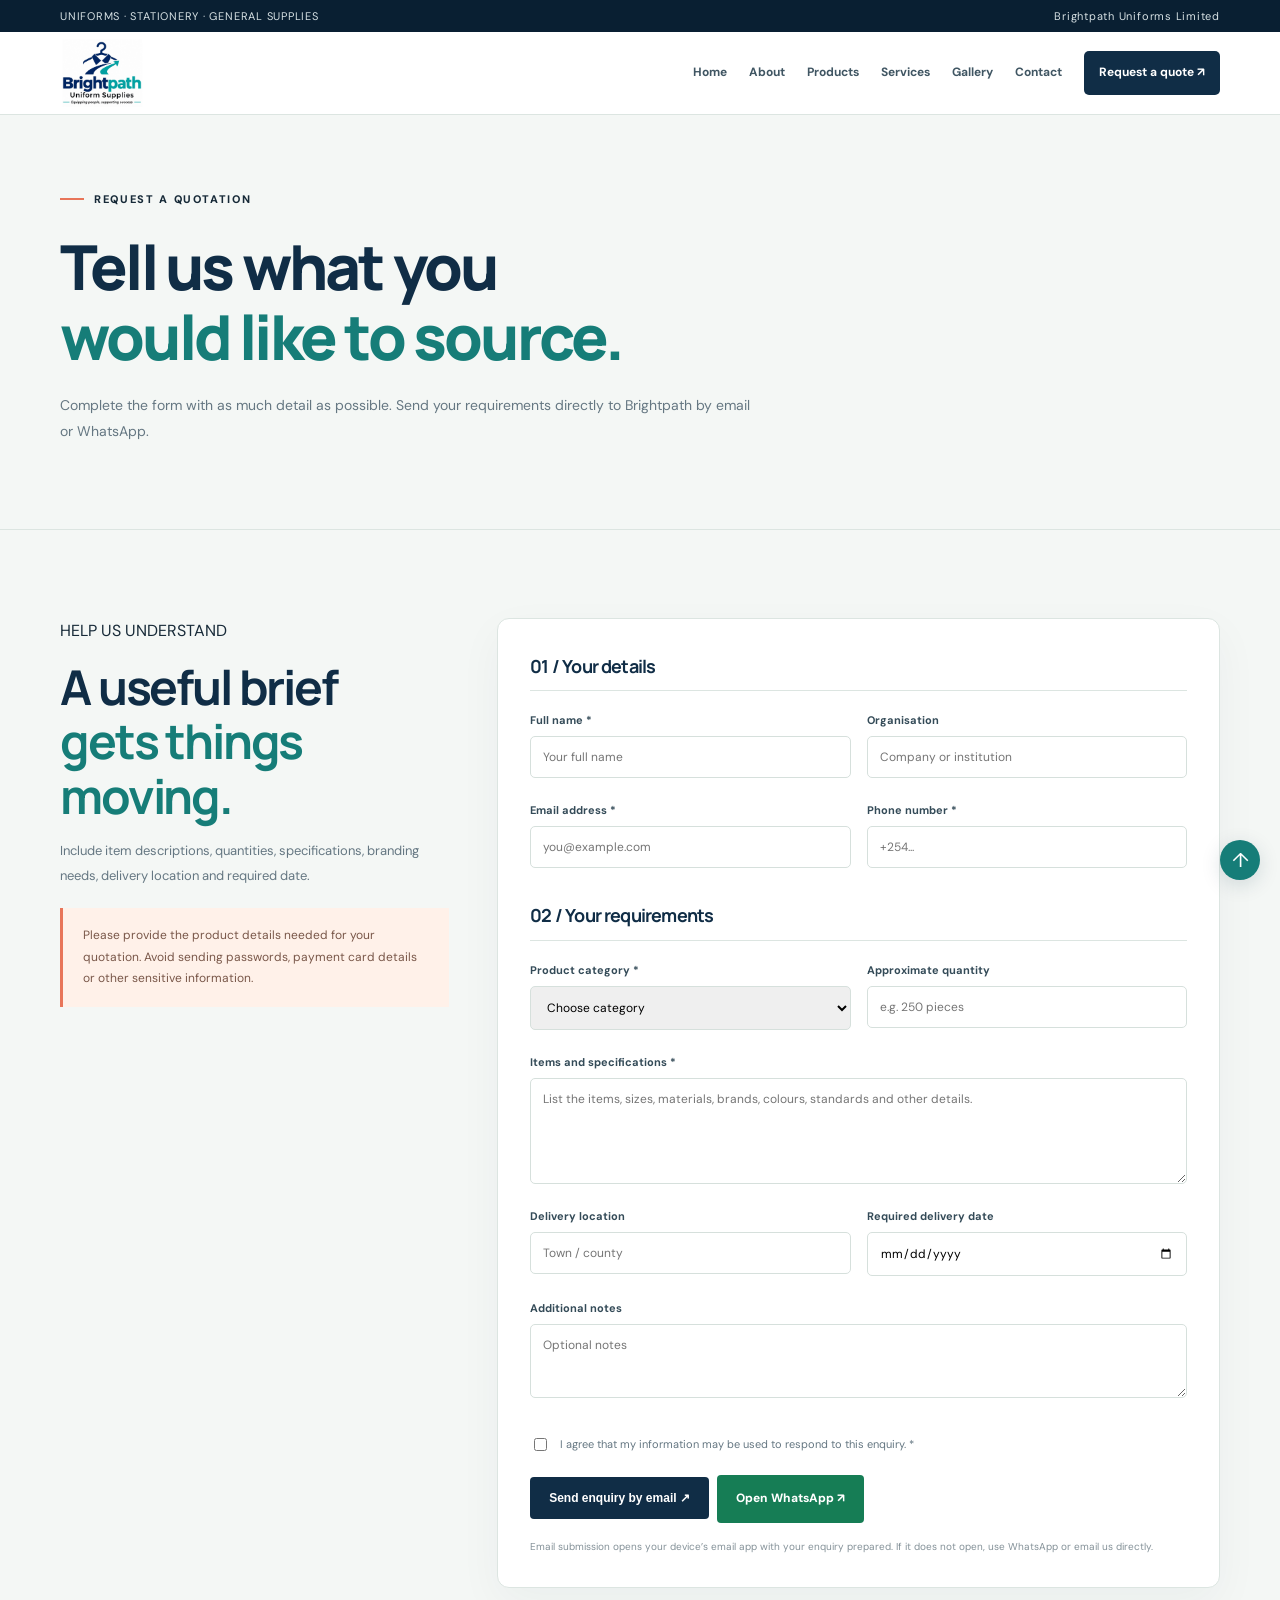
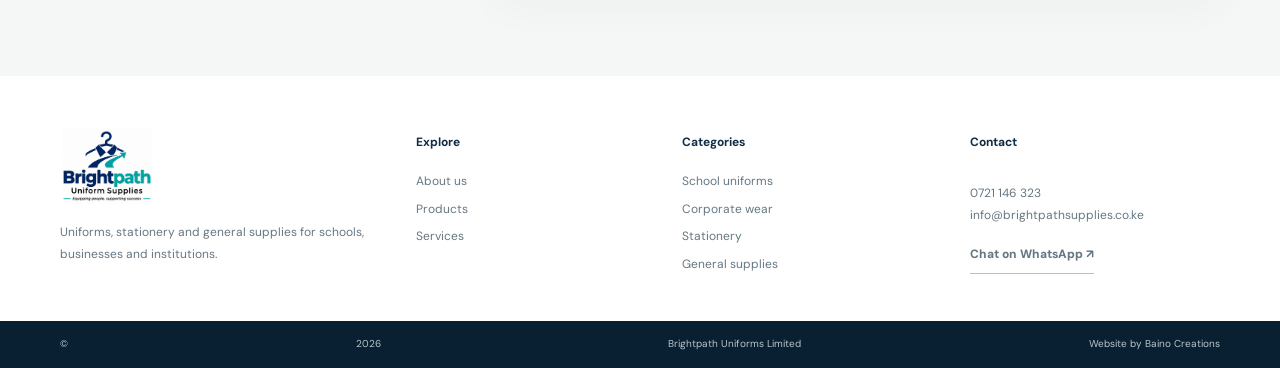
<file: quote.html>
<!doctype html><html lang="en"><head><meta charset="utf-8"><meta name="viewport" content="width=device-width,initial-scale=1"><meta name="description" content="Brightpath Uniforms Limited supplies uniforms, stationery and general supplies."><title>Request a Quote | Brightpath Uniforms Limited</title><link rel="preconnect" href="https://fonts.googleapis.com"><link href="https://fonts.googleapis.com/css2?family=DM+Sans:wght@400;500;600;700&family=Manrope:wght@400;600;700;800&display=swap" rel="stylesheet"><link rel="stylesheet" href="assets/css/styles.css"><script src="assets/js/main.js" defer></script></head><body id="top"><div class="announcement"><div class="container">UNIFORMS · STATIONERY · GENERAL SUPPLIES <span>Brightpath Uniforms Limited</span></div></div>
<header class="header"><div class="container nav"><a class="brand" href="index.html" aria-label="Brightpath Uniform Supplies home"><img src="assets/images/brightpath-logo.jpg" alt="Brightpath Uniform Supplies" /></a><button class="menu-toggle" aria-label="Toggle navigation">☰</button><nav>
<a href="index.html">Home</a><a href="about.html">About</a><a href="products.html">Products</a><a href="services.html">Services</a><a href="gallery.html">Gallery</a><a href="contact.html">Contact</a><a class="nav-cta" href="quote.html">Request a quote ↗</a>
</nav></div></header><main><section class="page-hero"><div class="container"><label>REQUEST A QUOTATION</label><h1>Tell us what you<br><em>would like to source.</em></h1><p>Complete the form with as much detail as possible. Send your requirements directly to Brightpath by email or WhatsApp.</p></div></section><section class="section pale"><div class="container quote-layout"><aside><label>HELP US UNDERSTAND</label><h2>A useful brief<br><em>gets things moving.</em></h2><p>Include item descriptions, quantities, specifications, branding needs, delivery location and required date.</p><div class="notice">Please provide the product details needed for your quotation. Avoid sending passwords, payment card details or other sensitive information.</div></aside><form id="quoteForm" class="quote-form" novalidate><h3>01 / Your details</h3><div class="form-grid"><label>Full name *<input name="name" required minlength="2" placeholder="Your full name"><small></small></label><label>Organisation<input name="organisation" placeholder="Company or institution"><small></small></label><label>Email address *<input type="email" name="email" required placeholder="you@example.com"><small></small></label><label>Phone number *<input type="tel" name="phone" required minlength="7" placeholder="+254..."><small></small></label></div><h3>02 / Your requirements</h3><div class="form-grid"><label>Product category *<select name="category" id="category" required><option value="">Choose category</option><option>School uniforms</option><option>Corporate & staff wear</option><option>Workwear & safety</option><option>Stationery & office supplies</option><option>General supplies</option><option>Multiple categories</option><option>Other / not listed</option></select><small></small></label><label>Approximate quantity<input name="quantity" placeholder="e.g. 250 pieces"><small></small></label><label class="full">Items and specifications *<textarea name="requirements" required minlength="10" rows="5" placeholder="List the items, sizes, materials, brands, colours, standards and other details."></textarea><small></small></label><label>Delivery location<input name="location" placeholder="Town / county"><small></small></label><label>Required delivery date<input type="date" name="date"><small></small></label><label class="full">Additional notes<textarea name="notes" rows="3" placeholder="Optional notes"></textarea><small></small></label></div><label class="consent"><input type="checkbox" required name="consent"> I agree that my information may be used to respond to this enquiry. *</label><small class="consent-error"></small><button class="button dark-button" type="submit">Send enquiry by email ↗</button><a class="button whatsapp-button" href="https://wa.me/254721146323" target="_blank" rel="noopener">Open WhatsApp ↗</a><p id="formStatus" role="status"></p><small class="form-note">Email submission opens your device’s email app with your enquiry prepared. If it does not open, use WhatsApp or email us directly.</small></form></div></section></main><footer><div class="container footer-grid"><div><a class="brand footer-brand" href="index.html" aria-label="Brightpath Uniform Supplies home"><img src="assets/images/brightpath-logo.jpg" alt="Brightpath Uniform Supplies" /></a><p>Uniforms, stationery and general supplies for schools, businesses and institutions.</p></div><div><h4>Explore</h4><a href="about.html">About us</a><a href="products.html">Products</a><a href="services.html">Services</a></div><div><h4>Categories</h4><a href="products.html#school">School uniforms</a><a href="products.html#corporate">Corporate wear</a><a href="products.html#stationery">Stationery</a><a href="products.html#general">General supplies</a></div><div><h4>Contact</h4><p><a href="tel:+254721146323">0721 146 323</a><br><a href="mailto:info@brightpathsupplies.co.ke">info@brightpathsupplies.co.ke</a></p><a class="text-link" href="https://wa.me/254721146323" target="_blank" rel="noopener">Chat on WhatsApp ↗</a></div></div><div class="copyright"><div class="container">© <span data-year></span> Brightpath Uniforms Limited <span>Website by Baino Creations</span></div></div></footer><a class="top" href="#top" aria-label="Back to top">↑</a></body></html>
</file>
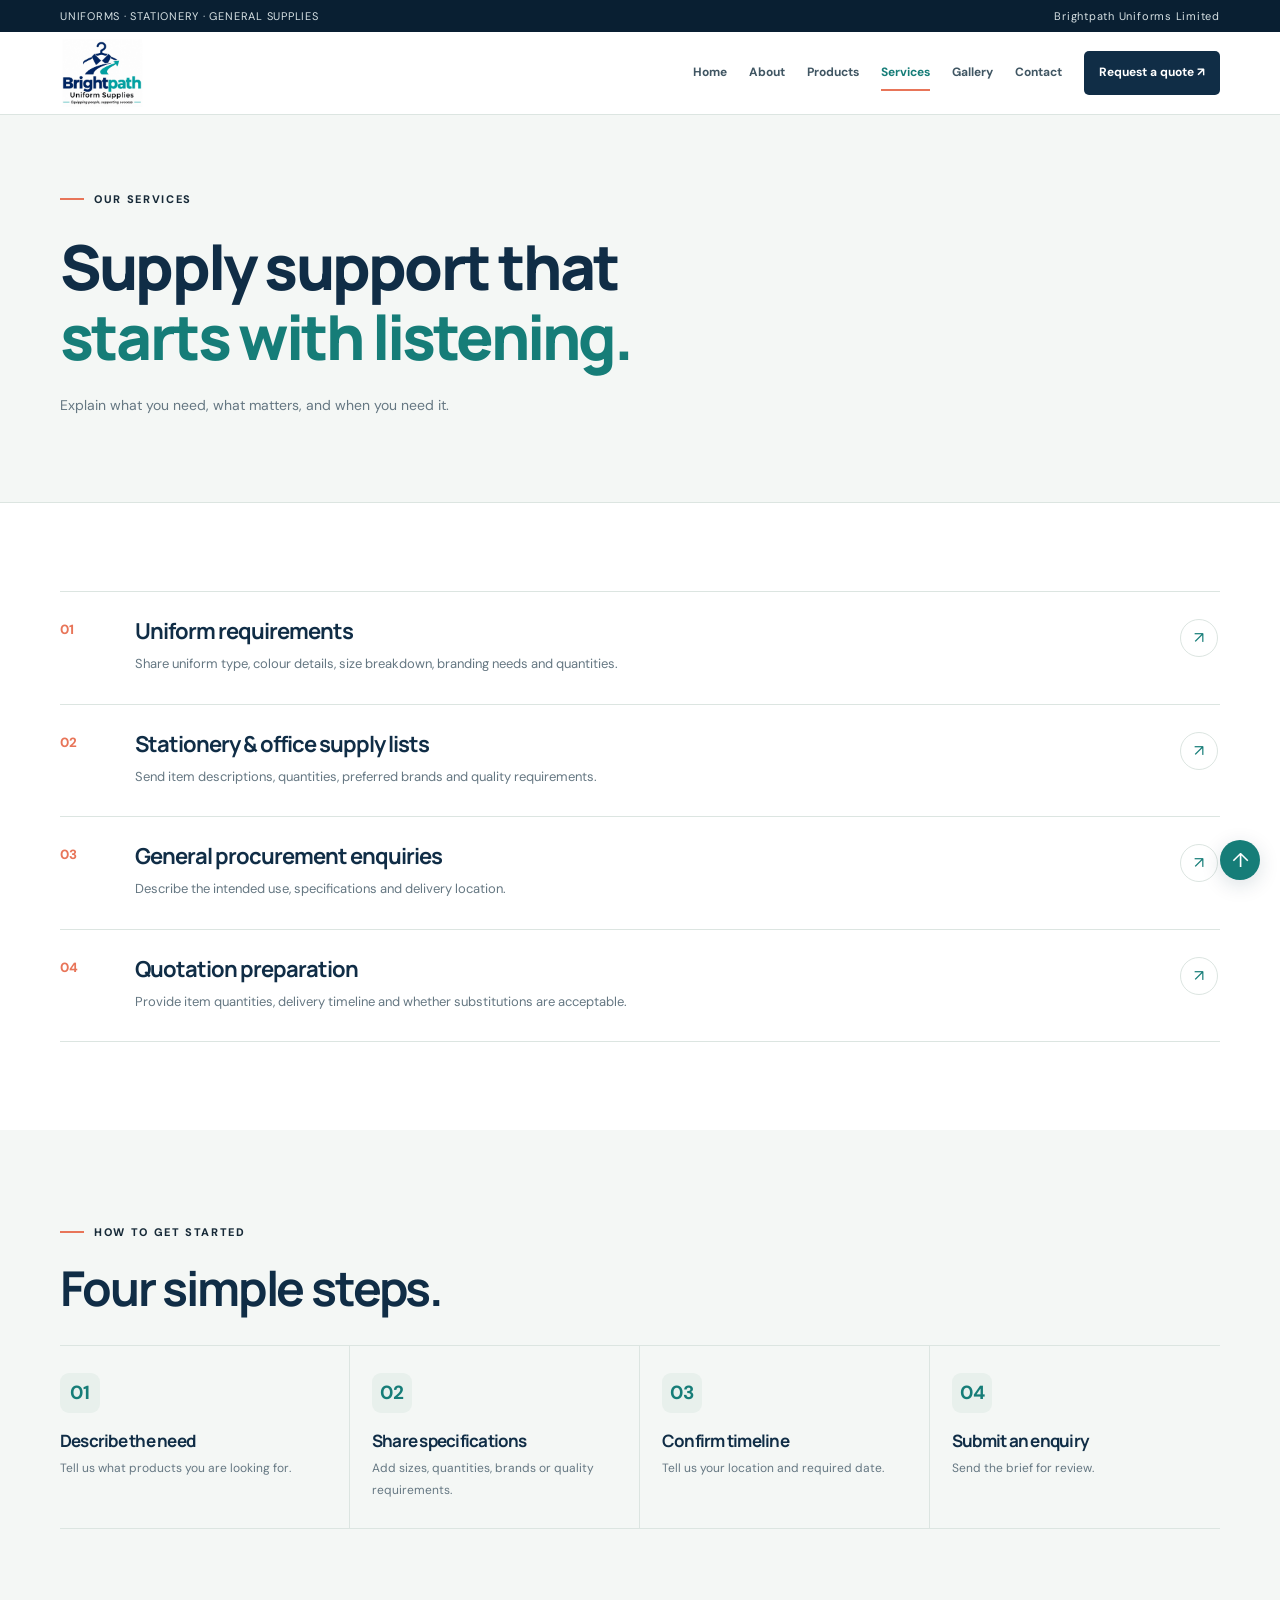
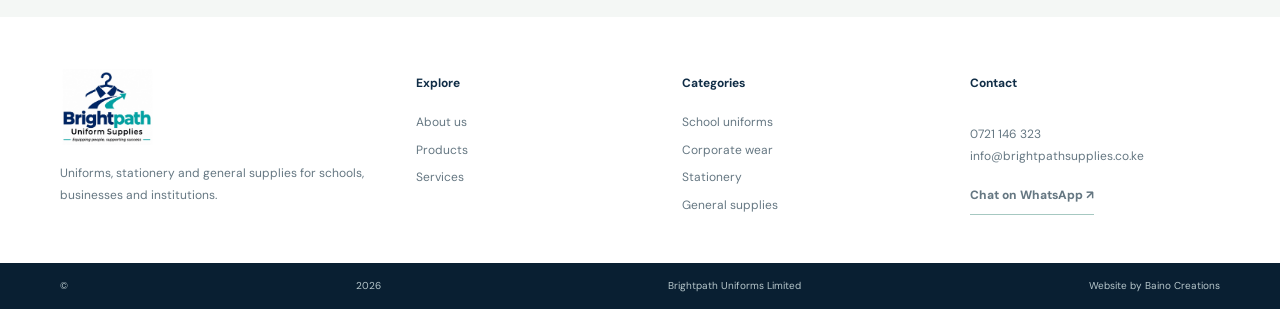
<file: services.html>
<!doctype html><html lang="en"><head><meta charset="utf-8"><meta name="viewport" content="width=device-width,initial-scale=1"><meta name="description" content="Brightpath Uniforms Limited supplies uniforms, stationery and general supplies."><title>Services | Brightpath Uniforms Limited</title><link rel="preconnect" href="https://fonts.googleapis.com"><link href="https://fonts.googleapis.com/css2?family=DM+Sans:wght@400;500;600;700&family=Manrope:wght@400;600;700;800&display=swap" rel="stylesheet"><link rel="stylesheet" href="assets/css/styles.css"><script src="assets/js/main.js" defer></script></head><body id="top"><div class="announcement"><div class="container">UNIFORMS · STATIONERY · GENERAL SUPPLIES <span>Brightpath Uniforms Limited</span></div></div>
<header class="header"><div class="container nav"><a class="brand" href="index.html" aria-label="Brightpath Uniform Supplies home"><img src="assets/images/brightpath-logo.jpg" alt="Brightpath Uniform Supplies" /></a><button class="menu-toggle" aria-label="Toggle navigation">☰</button><nav>
<a href="index.html">Home</a><a href="about.html">About</a><a href="products.html">Products</a><a class="active" href="services.html">Services</a><a href="gallery.html">Gallery</a><a href="contact.html">Contact</a><a class="nav-cta" href="quote.html">Request a quote ↗</a>
</nav></div></header><main><section class="page-hero"><div class="container"><label>OUR SERVICES</label><h1>Supply support that<br><em>starts with listening.</em></h1><p>Explain what you need, what matters, and when you need it.</p></div></section><section class="section"><div class="container service-list"><article><small>01</small><div><h2>Uniform requirements</h2><p>Share uniform type, colour details, size breakdown, branding needs and quantities.</p></div><a href="quote.html">↗</a></article><article><small>02</small><div><h2>Stationery & office supply lists</h2><p>Send item descriptions, quantities, preferred brands and quality requirements.</p></div><a href="quote.html">↗</a></article><article><small>03</small><div><h2>General procurement enquiries</h2><p>Describe the intended use, specifications and delivery location.</p></div><a href="quote.html">↗</a></article><article><small>04</small><div><h2>Quotation preparation</h2><p>Provide item quantities, delivery timeline and whether substitutions are acceptable.</p></div><a href="quote.html">↗</a></article></div></section><section class="section pale"><div class="container"><label>HOW TO GET STARTED</label><h2>Four simple steps.</h2><div class="services"><article><b>01</b><h3>Describe the need</h3><p>Tell us what products you are looking for.</p></article><article><b>02</b><h3>Share specifications</h3><p>Add sizes, quantities, brands or quality requirements.</p></article><article><b>03</b><h3>Confirm timeline</h3><p>Tell us your location and required date.</p></article><article><b>04</b><h3>Submit an enquiry</h3><p>Send the brief for review.</p></article></div></div></section></main><footer><div class="container footer-grid"><div><a class="brand footer-brand" href="index.html" aria-label="Brightpath Uniform Supplies home"><img src="assets/images/brightpath-logo.jpg" alt="Brightpath Uniform Supplies" /></a><p>Uniforms, stationery and general supplies for schools, businesses and institutions.</p></div><div><h4>Explore</h4><a href="about.html">About us</a><a href="products.html">Products</a><a href="services.html">Services</a></div><div><h4>Categories</h4><a href="products.html#school">School uniforms</a><a href="products.html#corporate">Corporate wear</a><a href="products.html#stationery">Stationery</a><a href="products.html#general">General supplies</a></div><div><h4>Contact</h4><p><a href="tel:+254721146323">0721 146 323</a><br><a href="mailto:info@brightpathsupplies.co.ke">info@brightpathsupplies.co.ke</a></p><a class="text-link" href="https://wa.me/254721146323" target="_blank" rel="noopener">Chat on WhatsApp ↗</a></div></div><div class="copyright"><div class="container">© <span data-year></span> Brightpath Uniforms Limited <span>Website by Baino Creations</span></div></div></footer><a class="top" href="#top" aria-label="Back to top">↑</a></body></html>
</file>
<file: assets/css/styles.css>
/* Brightpath Uniforms Limited — shared styles */
:root{--navy:#102d46;--deep:#091f32;--teal:#167d78;--teal-dark:#0f615e;--sage:#e8f0ec;--paper:#f4f7f5;--ink:#172a38;--muted:#657782;--line:#dce5e1;--coral:#e87559;--lime:#d7e8a2;--body:"DM Sans",sans-serif;--head:"Manrope",sans-serif}
*{box-sizing:border-box}html{scroll-behavior:smooth;scroll-padding-top:95px}body{margin:0;color:var(--ink);font:16px/1.65 var(--body)}a{text-decoration:none;color:inherit}p{color:var(--muted)}.container{width:min(1160px,calc(100% - 44px));margin:auto}.announcement{background:var(--deep);color:#d7e1e4;font-size:11px;letter-spacing:.07em;padding:7px 0}.announcement .container{display:flex;justify-content:space-between;gap:12px}.header{position:sticky;top:0;z-index:20;background:#fffffff2;backdrop-filter:blur(12px);border-bottom:1px solid var(--line)}.nav{min-height:82px;display:flex;align-items:center;justify-content:space-between;gap:24px}.brand{display:flex;align-items:center;gap:10px;flex:0 0 auto}.brand img{display:block;width:188px;height:68px;object-fit:contain;object-position:left center}.footer-brand img{width:210px;height:76px;object-position:left center}.nav nav{display:flex;align-items:center;gap:22px;font-size:12px;font-weight:700;color:#405663}.nav nav>a:not(.nav-cta){padding:29px 0;position:relative}.nav nav>a.active,.nav nav>a:hover{color:var(--teal)}.nav nav>a.active:after{content:"";position:absolute;height:2px;bottom:21px;left:0;right:0;background:var(--coral)}.nav-cta{background:var(--navy);color:white;padding:12px 15px;border-radius:5px;white-space:nowrap}.nav-cta:hover,.dark-button:hover{background:var(--teal-dark)}.menu-toggle{display:none;background:none;border:0;font-size:26px;color:var(--navy)}.hero{min-height:610px;display:flex;align-items:center;position:relative;overflow:hidden;background:var(--deep);color:white}.hero-photo,.hero-overlay{position:absolute;inset:0}.hero-photo{background-color:#263e4c;background-image:url("../images/assorted-uniforms-wide.jpg");background-position:center 42%;background-size:cover;background-repeat:no-repeat}.placeholder{background-color:#dfe9e5;background-image:linear-gradient(135deg,#167d7810 25%,transparent 25%,transparent 50%,#167d7810 50%,#167d7810 75%,transparent 75%);background-size:24px 24px;display:grid;place-items:center;text-align:center;color:#49656c;overflow:hidden}.placeholder span{font-size:11px;font-weight:800;letter-spacing:.12em;line-height:1.8;padding:15px}.placeholder small{font-size:10px;letter-spacing:0;font-weight:500}.hero-overlay{background:linear-gradient(90deg,#071a2af0,#071a2ab0 56%,#071a2a38)}.hero-content{position:relative;padding:75px 0;z-index:1}.hero label,.feature label,.cta label{color:#e0ece8}.hero label,.container>label,.feature label,.cta label{font-size:11px;font-weight:800;letter-spacing:.15em;text-transform:uppercase}.hero label:before,.container>label:before,.feature label:before,.cta label:before{content:"";display:inline-block;width:24px;height:2px;background:var(--coral);margin:0 10px 3px 0}h1,h2,h3{font-family:var(--head);letter-spacing:-.045em;line-height:1.13;color:var(--navy);margin-top:0}h1{font-size:clamp(42px,6vw,74px);color:white;margin:24px 0 18px;font-weight:800}h1 em,h2 em{font-style:normal;color:var(--teal)}.hero h1 em,.feature h2 em,.cta h2 em{color:var(--lime)}.hero-content>p{max-width:590px;color:#d5e0e5;font-size:16px;line-height:1.85}.actions{display:flex;gap:12px;flex-wrap:wrap;margin-top:28px}.button{display:inline-flex;align-items:center;justify-content:center;gap:22px;padding:14px 19px;background:var(--teal);color:white;font-size:12px;font-weight:800;border:0;border-radius:4px;cursor:pointer;transition:.2s}.button:hover{background:var(--teal-dark);transform:translateY(-2px)}.button.outline{background:transparent;border:1px solid #ffffff70}.button.outline:hover{background:#ffffff18}.hero-foot{display:block;margin-top:40px;color:#c0d0d5;font-size:12px}.trust{background:var(--paper);border-bottom:1px solid var(--line)}.trust-grid{display:grid;grid-template-columns:repeat(4,1fr);padding:24px 0;gap:18px}.trust-grid>div{display:grid;grid-template-columns:36px 1fr;column-gap:12px;border-right:1px solid var(--line);padding-right:10px}.trust-grid>div:last-child{border:0}.trust-grid b{grid-row:span 2;color:var(--coral);font-size:12px;padding-top:3px}.trust-grid strong{font-size:12px;color:var(--navy)}.trust-grid small{font-size:10px;color:var(--muted)}.section{padding:88px 0}.intro{display:grid;grid-template-columns:1.2fr 1fr;gap:70px;align-items:center}.intro h2,.section h2{font-size:clamp(32px,4vw,48px);margin:16px 0}.intro p{font-size:14px;line-height:1.9}.pale{background:var(--paper)}.section-title{display:flex;align-items:end;justify-content:space-between;gap:25px;margin-bottom:30px}.section-title h2{margin-bottom:0}.text-link{font-size:12px;font-weight:800;color:var(--teal-dark);border-bottom:1px solid #a6c8c1;padding-bottom:7px}.cards{display:grid;grid-template-columns:repeat(3,1fr);gap:17px}.card{background:white;border:1px solid #e5ece8;border-radius:10px;overflow:hidden;transition:.25s}.card:hover{transform:translateY(-5px);box-shadow:0 18px 45px #102d4612}.card-photo{display:block;width:100%;height:175px;object-fit:cover;background:#dfe9e5}.card-body{padding:22px}.card-body small,.index{font-size:10px;letter-spacing:.13em;color:var(--coral);font-weight:800}.card h3{font-size:19px;margin:10px 0}.card p{font-size:12px;line-height:1.8}.card-body>b{font-size:11px;color:var(--teal-dark)}.card-callout{background:var(--navy);display:flex;align-items:center}.card-callout h3,.card-callout p{color:white}.card-callout .card-body{padding:30px}.feature{display:grid;grid-template-columns:1fr 1fr;background:var(--navy);color:white}.feature-photo{display:block;width:100%;height:100%;min-height:390px;object-fit:cover;background:#dfe9e5}.feature-copy{padding:70px clamp(28px,6vw,85px);align-self:center}.feature h2,.cta h2{color:white;font-size:clamp(32px,4vw,47px);margin:20px 0}.feature p,.cta p{color:#c7d5d8;font-size:13px;line-height:1.9;margin-bottom:25px}.services{display:grid;grid-template-columns:repeat(4,1fr);margin-top:30px;border-top:1px solid var(--line);border-bottom:1px solid var(--line)}.services.three{grid-template-columns:repeat(3,1fr)}.services article{padding:27px 22px;border-right:1px solid var(--line)}.services article:first-child{padding-left:0}.services article:last-child{border:0}.services article>b{display:grid;place-items:center;width:40px;height:40px;border-radius:9px;background:var(--sage);color:var(--teal);font-size:19px}.services h3{font-size:17px;margin:18px 0 8px}.services p{font-size:12px;line-height:1.8;margin:0}.cta{background:var(--deep);padding:65px 0;color:white}.cta .container{display:flex;justify-content:space-between;align-items:center;gap:50px}.cta .container>div:last-child{max-width:420px}.cta h2{margin-bottom:0}.footer-grid{display:grid;grid-template-columns:1.4fr 1fr 1.1fr 1.1fr;gap:38px;padding:52px 0 44px}.footer-grid p,.footer-grid a{font-size:12px;color:var(--muted);line-height:1.8}.footer-grid h4{font-size:12px;color:var(--navy);margin:5px 0 12px}.footer-grid>div:not(:first-child){display:flex;flex-direction:column;align-items:flex-start;gap:6px}.footer-grid a:hover{color:var(--teal)}.footer-brand{margin-bottom:18px}.copyright{background:var(--deep);color:#b7c7cb;padding:15px 0;font-size:10px}.copyright .container{display:flex;justify-content:space-between;gap:15px}.top{position:fixed;right:20px;bottom:20px;width:40px;height:40px;display:grid;place-items:center;border-radius:50%;background:var(--teal);color:white;font-size:20px;box-shadow:0 5px 20px #102d4625;z-index:10}
.page-hero{padding:70px 0;background:var(--paper);border-bottom:1px solid var(--line)}.page-hero h1{font-size:clamp(40px,5.5vw,62px);color:var(--navy);margin:20px 0}.page-hero h1 em{color:var(--teal)}.page-hero p{max-width:700px;font-size:14px;line-height:1.9}.two-col{display:grid;grid-template-columns:1fr 1fr;gap:65px;align-items:start}.two-col p{font-size:14px;line-height:1.9}.notice{padding:17px 20px;background:#fff1e9;border-left:3px solid var(--coral);font-size:12px;color:#795749;line-height:1.8;margin-top:20px}.category{padding:65px 0}.category-grid{display:grid;grid-template-columns:1fr 1fr;align-items:center;gap:65px}.category-photo{display:block;width:100%;height:100%;min-height:300px;object-fit:cover;border-radius:10px;background:#dfe9e5}.category h2{font-size:37px;margin:13px 0}.category p{font-size:13px;line-height:1.9}.tags{display:flex;gap:7px;flex-wrap:wrap;margin:20px 0}.tags span{font-size:10px;padding:6px 9px;background:var(--paper);border:1px solid var(--line);border-radius:4px;color:#4e6670}.service-list{border-top:1px solid var(--line)}.service-list article{display:grid;grid-template-columns:55px 1fr 40px;gap:20px;padding:27px 0;border-bottom:1px solid var(--line);align-items:start}.service-list article>small{color:var(--coral);font-weight:800}.service-list h2{font-size:22px;margin:0 0 8px}.service-list p{font-size:13px;line-height:1.9;margin:0}.service-list article>a{border:1px solid var(--line);border-radius:50%;width:38px;height:38px;display:grid;place-items:center;color:var(--teal)}.gallery{display:grid;grid-template-columns:repeat(3,1fr);grid-auto-rows:210px;gap:15px}.gallery-image{display:block;width:100%;height:100%;min-height:0;object-fit:cover;border-radius:10px;background:#dfe9e5}.gallery-image:first-child{grid-row:span 2}.dark-panel{background:var(--navy);color:white;padding:32px;border-radius:10px}.dark-panel h2{color:white}.dark-panel h2 em{color:var(--lime)}.dark-panel p{color:#d0dcdf;font-size:13px}.map-image{display:block;width:100%;height:220px;margin-top:25px;border-radius:8px;object-fit:cover;background:#dfe9e5}.whatsapp-button{margin-left:8px;background:#167d55}.whatsapp-button:hover{background:#0f6544}.form-note{display:block;margin-top:12px;line-height:1.7}.quote-layout{display:grid;grid-template-columns:.7fr 1.3fr;gap:48px;align-items:start}.quote-layout aside{position:sticky;top:115px}.quote-layout aside p{font-size:13px;line-height:1.9}.quote-form{background:white;padding:32px;border:1px solid var(--line);border-radius:12px;box-shadow:0 15px 45px #102d460b}.quote-form h3{font-size:18px;margin:5px 0 20px;border-bottom:1px solid var(--line);padding-bottom:14px}.form-grid{display:grid;grid-template-columns:1fr 1fr;gap:16px;margin-bottom:30px}.form-grid label{font-size:11px;font-weight:700;color:#344b58;display:flex;flex-direction:column;gap:7px}.form-grid input,.form-grid select,.form-grid textarea{width:100%;border:1px solid #d6e0dc;border-radius:5px;padding:12px;font:12px var(--body);outline:none}.form-grid input:focus,.form-grid select:focus,.form-grid textarea:focus{border-color:var(--teal);box-shadow:0 0 0 3px #167d7818}.form-grid .full{grid-column:1/-1}.form-grid small,.consent-error{color:#bd4436;font-size:10px;min-height:0}.invalid{border-color:#bd4436!important;background:#fff9f8}.consent{display:flex;gap:10px;font-size:11px;color:var(--muted);margin:8px 0}.consent input{accent-color:var(--teal)}.dark-button{background:var(--navy);margin-top:15px}.form-note{display:block;color:#849198;font-size:10px;margin-top:15px}#formStatus{font-size:12px;margin-top:14px}.error-status{color:#b33d31}.success-status{padding:12px;background:#e9f5ee;color:#206447;border-radius:5px}
@media(max-width:950px){.nav nav{gap:12px;font-size:11px}.nav-cta{padding:10px}.trust-grid{grid-template-columns:1fr 1fr}.trust-grid>div:nth-child(2){border:0}.footer-grid{gap:22px}.category-grid{gap:35px}}
@media(max-width:760px){.container{width:calc(100% - 34px)}.menu-toggle{display:block}.nav nav{display:none;position:absolute;top:100%;left:0;right:0;background:white;padding:12px 24px 24px;box-shadow:0 15px 25px #102d4615;flex-direction:column;align-items:stretch;gap:0}.nav nav.open{display:flex}.nav nav>a{padding:12px!important;border-bottom:1px solid var(--line)}.nav nav>a.active:after{display:none}.nav-cta{text-align:center;margin-top:12px}.hero{min-height:590px}.hero-content{padding:65px 0}.hero-content>p{font-size:14px}.actions{flex-direction:column;align-items:flex-start}.actions .button{min-width:230px;justify-content:space-between}.trust-grid{gap:14px}.trust-grid>div{border:0}.intro,.two-col,.category-grid,.quote-layout{grid-template-columns:1fr;gap:25px}.section{padding:65px 0}.section-title{align-items:flex-start;flex-direction:column}.cards{grid-template-columns:1fr 1fr}.feature{grid-template-columns:1fr}.feature-photo{min-height:230px}.feature-copy{padding:45px 24px}.services,.services.three{grid-template-columns:1fr 1fr}.services article,.services article:first-child{padding:22px 15px;border-bottom:1px solid var(--line)}.services article:nth-child(2){border-right:0}.services article:nth-child(3){padding-left:15px}.services article:last-child{border-bottom:0}.cta .container{align-items:flex-start;flex-direction:column;gap:25px}.footer-grid{grid-template-columns:1fr 1fr;gap:28px 20px}.footer-grid>div:first-child{grid-column:1/-1}.page-hero{padding:55px 0}.category{padding:45px 0}.category-photo{min-height:220px}.gallery{grid-template-columns:1fr 1fr;grid-auto-rows:180px}.gallery-image:first-child{grid-row:auto}.quote-layout aside{position:static}}
@media(max-width:480px){.announcement .container span:last-child{display:none}.brand img{width:158px;height:58px}.hero h1{font-size:43px}.trust-grid{padding:15px 0}.trust-grid>div{grid-template-columns:25px 1fr;gap:7px}.trust-grid strong{font-size:10px}.trust-grid small{font-size:9px}.cards{grid-template-columns:1fr}.card-photo{height:165px}.section-title h2,.section h2{font-size:33px}.services,.services.three{grid-template-columns:1fr}.services article,.services article:first-child,.services article:nth-child(3){padding:20px 0;border-right:0;border-bottom:1px solid var(--line)}.services article:last-child{border-bottom:0}.footer-grid{grid-template-columns:1fr 1fr}.copyright .container{flex-direction:column;gap:4px}.page-hero h1{font-size:40px}.category h2{font-size:31px}.gallery{grid-template-columns:1fr;grid-auto-rows:200px}.quote-form{padding:22px 16px}.form-grid{grid-template-columns:1fr}.form-grid .full{grid-column:auto}.service-list article{grid-template-columns:30px 1fr 35px;gap:10px}.service-list h2{font-size:18px}.dark-panel{padding:24px}}
</file>
